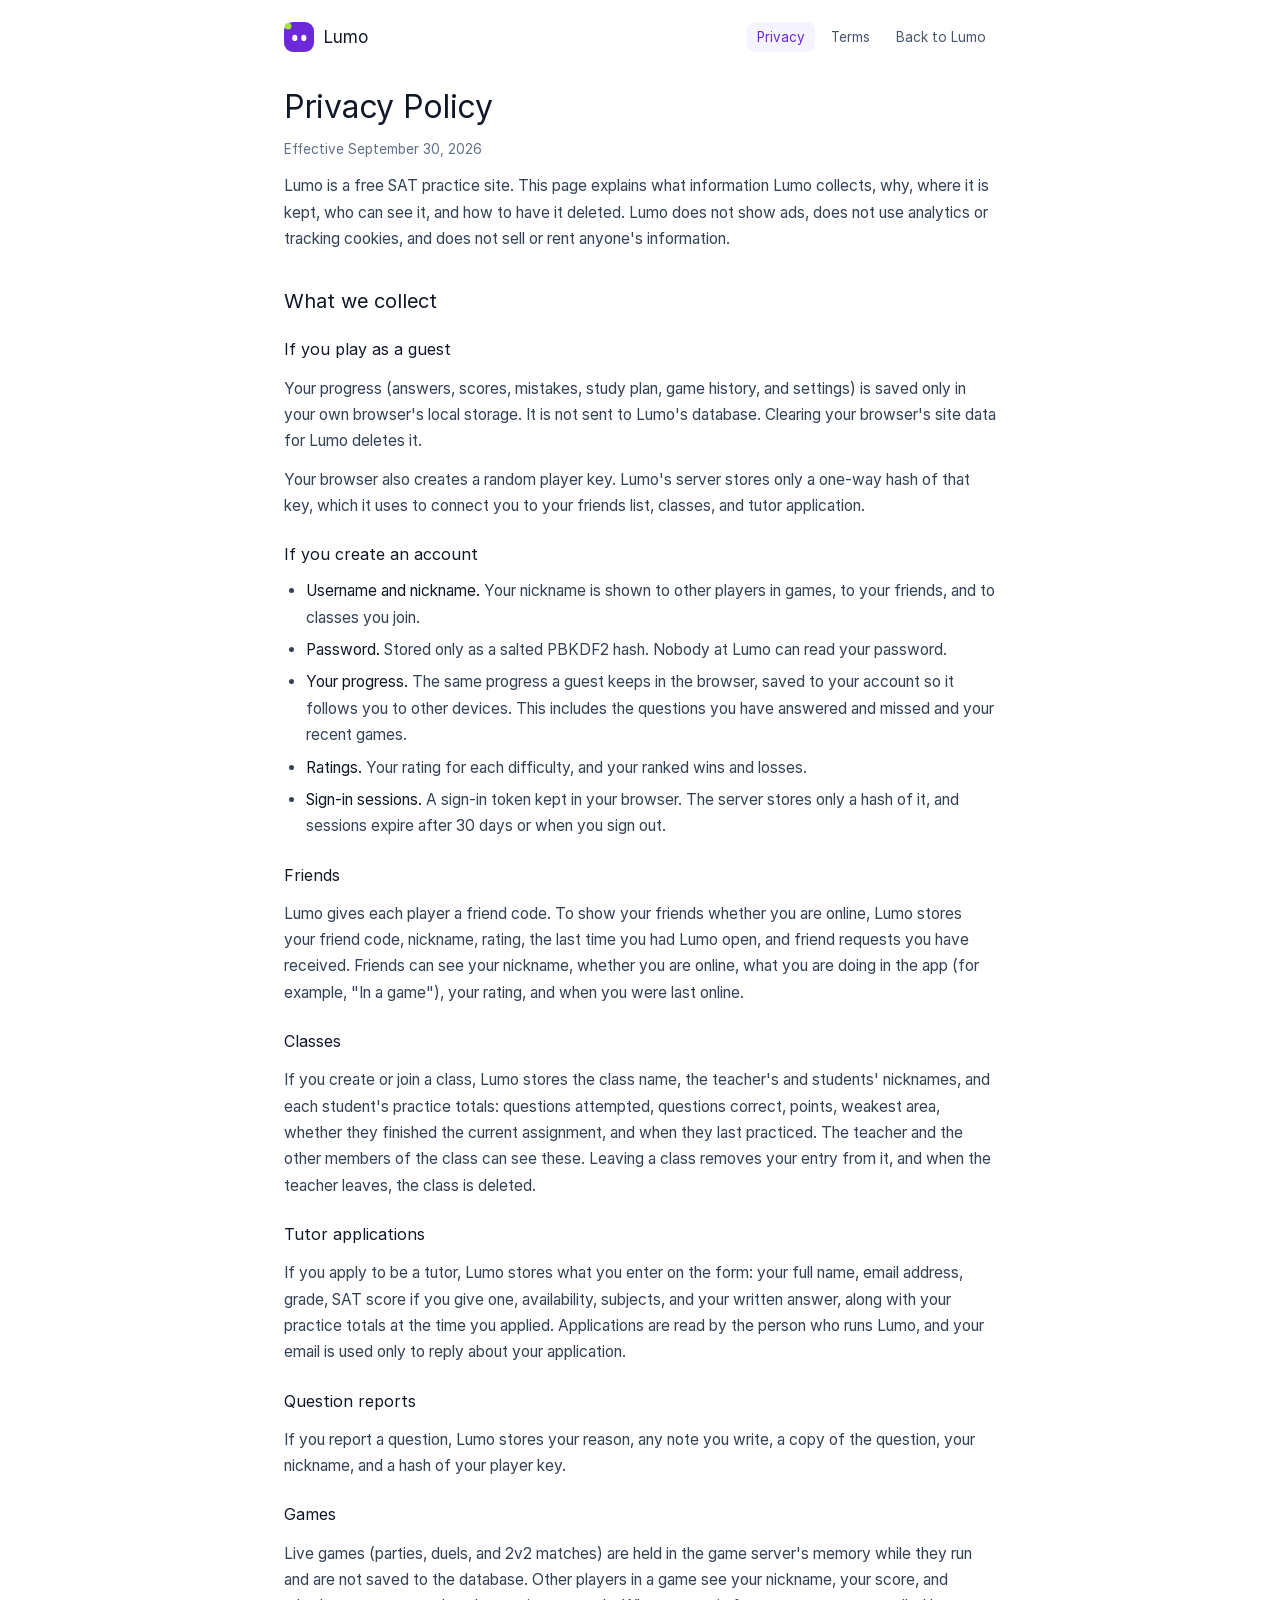
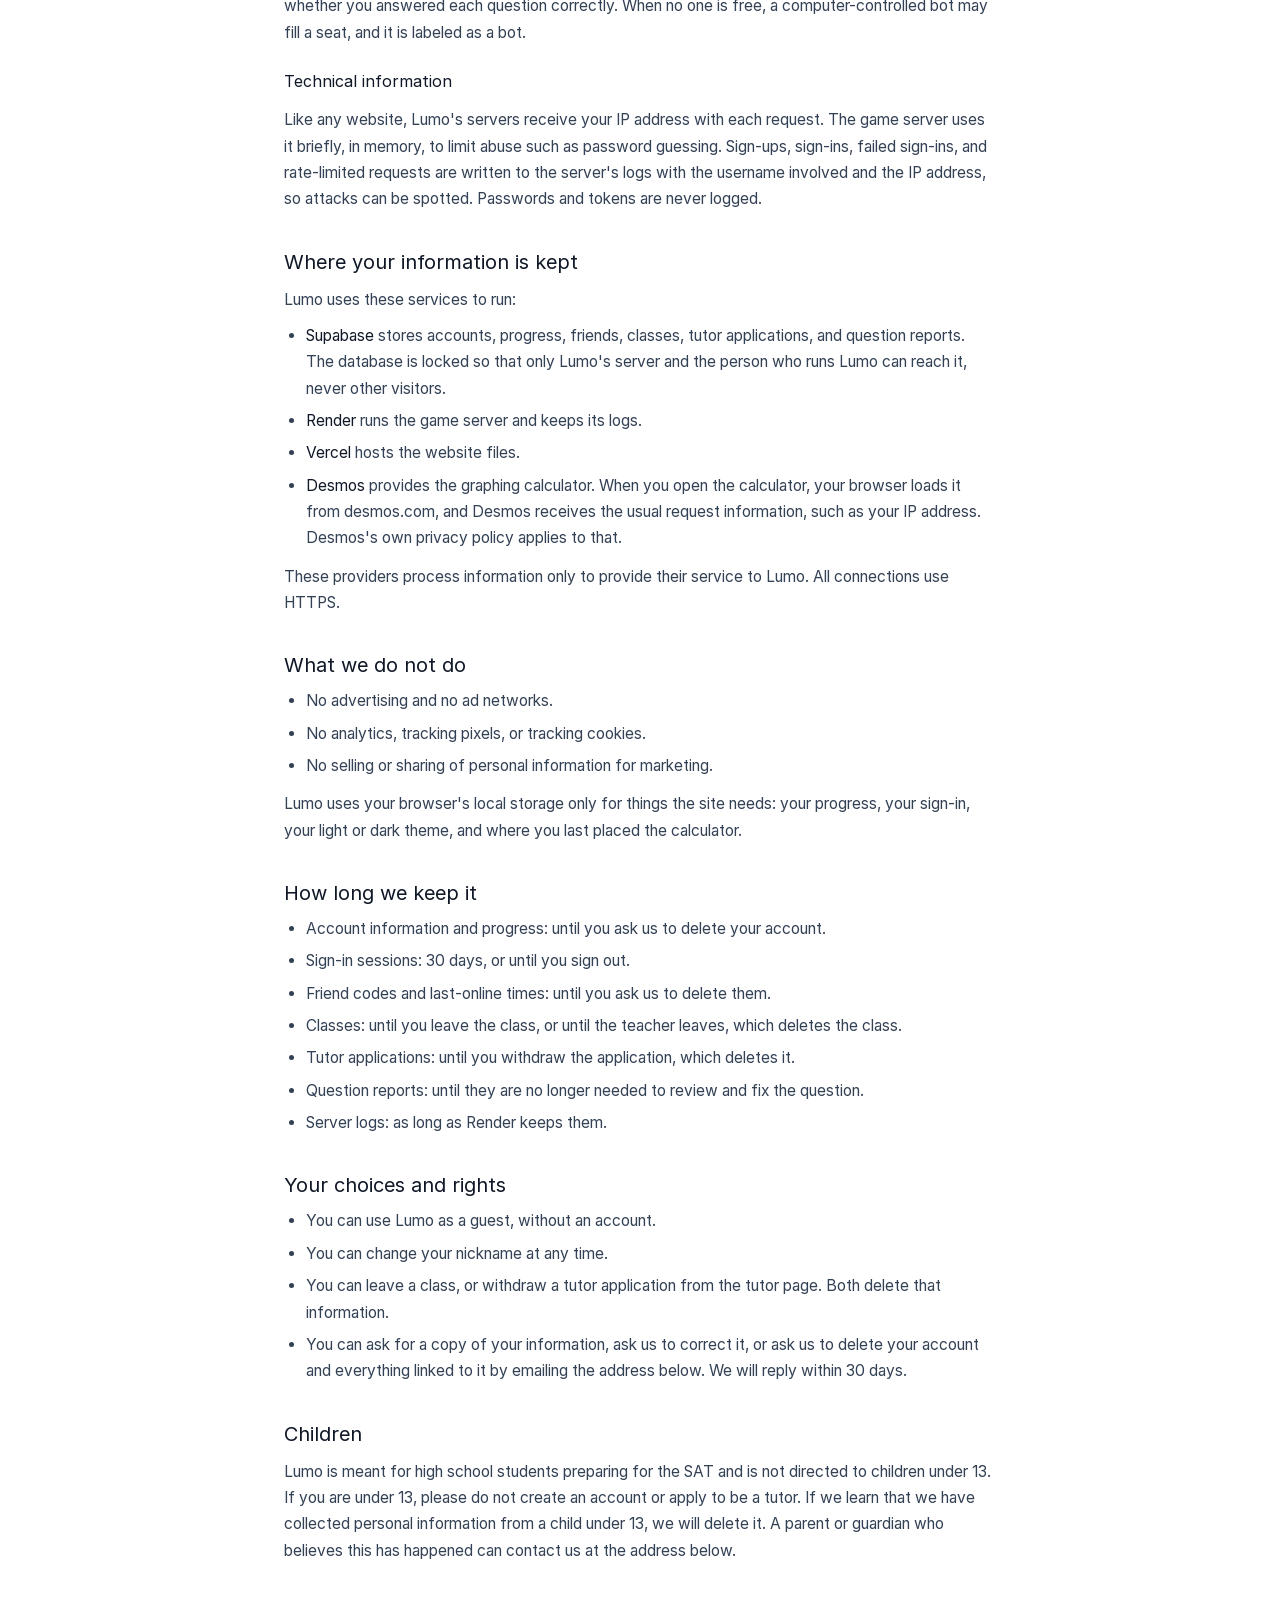
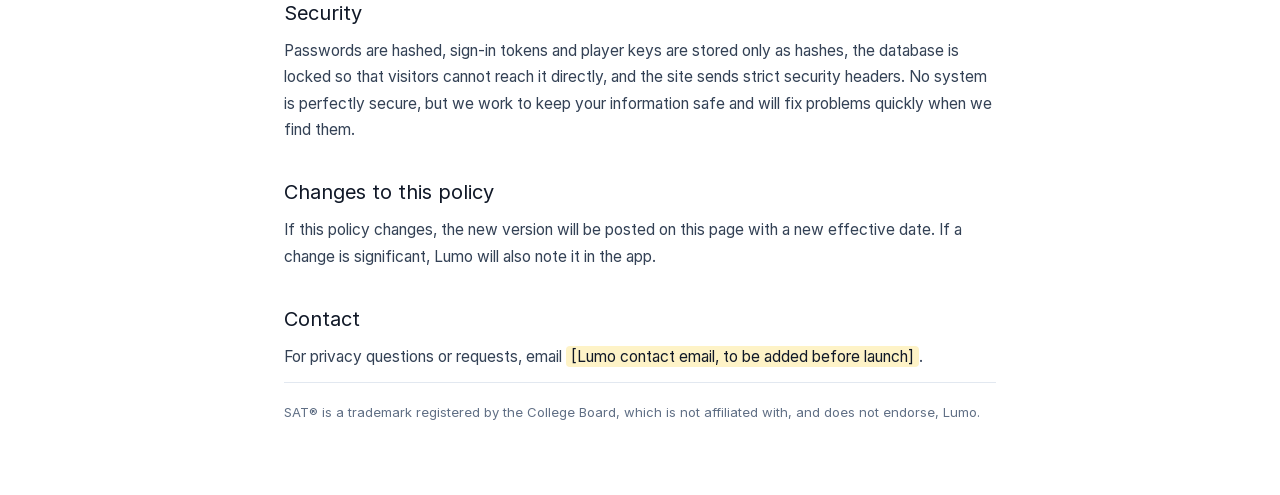
<file: prep-rally/public/privacy.html>
<!DOCTYPE html>
<html lang="en">
<head>
  <meta charset="UTF-8">
  <meta name="viewport" content="width=device-width, initial-scale=1.0">
  <title>Privacy Policy | Lumo</title>
  <meta name="description" content="What Lumo collects, why, where it is stored, and how to delete it.">
  <script src="theme.js"></script>
  <link rel="stylesheet" href="style.css">
  <link rel="icon" href="favicon.ico" sizes="32x32">
  <link rel="icon" href="favicon.svg" type="image/svg+xml">
  <link rel="apple-touch-icon" href="apple-touch-icon.png">
</head>
<body class="legal-body">
<header class="legal-top">
  <a class="legal-brand" href="./">
    <svg viewBox="0 0 100 100" aria-hidden="true"><rect width="100" height="100" rx="30" fill="#6D28D9"/><ellipse cx="36" cy="53" rx="8.5" ry="10.5" fill="#fff"/><ellipse cx="66" cy="53" rx="8.5" ry="10.5" fill="#fff"/><circle cx="14" cy="14" r="11" fill="#A3E635"/></svg>
    <span>Lumo</span>
  </a>
  <nav class="legal-nav" aria-label="Legal">
    <a href="privacy.html" aria-current="page">Privacy</a>
    <a href="terms.html">Terms</a>
    <a href="./">Back to Lumo</a>
  </nav>
</header>

<main class="legal">
  <h1>Privacy Policy</h1>
  <p class="legal-date">Effective September 30, 2026</p>

  <p>Lumo is a free SAT practice site. This page explains what information Lumo collects, why, where it is kept, who can see it, and how to have it deleted. Lumo does not show ads, does not use analytics or tracking cookies, and does not sell or rent anyone's information.</p>

  <h2>What we collect</h2>

  <h3>If you play as a guest</h3>
  <p>Your progress (answers, scores, mistakes, study plan, game history, and settings) is saved only in your own browser's local storage. It is not sent to Lumo's database. Clearing your browser's site data for Lumo deletes it.</p>
  <p>Your browser also creates a random player key. Lumo's server stores only a one-way hash of that key, which it uses to connect you to your friends list, classes, and tutor application.</p>

  <h3>If you create an account</h3>
  <ul>
    <li><strong>Username and nickname.</strong> Your nickname is shown to other players in games, to your friends, and to classes you join.</li>
    <li><strong>Password.</strong> Stored only as a salted PBKDF2 hash. Nobody at Lumo can read your password.</li>
    <li><strong>Your progress.</strong> The same progress a guest keeps in the browser, saved to your account so it follows you to other devices. This includes the questions you have answered and missed and your recent games.</li>
    <li><strong>Ratings.</strong> Your rating for each difficulty, and your ranked wins and losses.</li>
    <li><strong>Sign-in sessions.</strong> A sign-in token kept in your browser. The server stores only a hash of it, and sessions expire after 30 days or when you sign out.</li>
  </ul>

  <h3>Friends</h3>
  <p>Lumo gives each player a friend code. To show your friends whether you are online, Lumo stores your friend code, nickname, rating, the last time you had Lumo open, and friend requests you have received. Friends can see your nickname, whether you are online, what you are doing in the app (for example, "In a game"), your rating, and when you were last online.</p>

  <h3>Classes</h3>
  <p>If you create or join a class, Lumo stores the class name, the teacher's and students' nicknames, and each student's practice totals: questions attempted, questions correct, points, weakest area, whether they finished the current assignment, and when they last practiced. The teacher and the other members of the class can see these. Leaving a class removes your entry from it, and when the teacher leaves, the class is deleted.</p>

  <h3>Tutor applications</h3>
  <p>If you apply to be a tutor, Lumo stores what you enter on the form: your full name, email address, grade, SAT score if you give one, availability, subjects, and your written answer, along with your practice totals at the time you applied. Applications are read by the person who runs Lumo, and your email is used only to reply about your application.</p>

  <h3>Question reports</h3>
  <p>If you report a question, Lumo stores your reason, any note you write, a copy of the question, your nickname, and a hash of your player key.</p>

  <h3>Games</h3>
  <p>Live games (parties, duels, and 2v2 matches) are held in the game server's memory while they run and are not saved to the database. Other players in a game see your nickname, your score, and whether you answered each question correctly. When no one is free, a computer-controlled bot may fill a seat, and it is labeled as a bot.</p>

  <h3>Technical information</h3>
  <p>Like any website, Lumo's servers receive your IP address with each request. The game server uses it briefly, in memory, to limit abuse such as password guessing. Sign-ups, sign-ins, failed sign-ins, and rate-limited requests are written to the server's logs with the username involved and the IP address, so attacks can be spotted. Passwords and tokens are never logged.</p>

  <h2>Where your information is kept</h2>
  <p>Lumo uses these services to run:</p>
  <ul>
    <li><strong>Supabase</strong> stores accounts, progress, friends, classes, tutor applications, and question reports. The database is locked so that only Lumo's server and the person who runs Lumo can reach it, never other visitors.</li>
    <li><strong>Render</strong> runs the game server and keeps its logs.</li>
    <li><strong>Vercel</strong> hosts the website files.</li>
    <li><strong>Desmos</strong> provides the graphing calculator. When you open the calculator, your browser loads it from desmos.com, and Desmos receives the usual request information, such as your IP address. Desmos's own privacy policy applies to that.</li>
  </ul>
  <p>These providers process information only to provide their service to Lumo. All connections use HTTPS.</p>

  <h2>What we do not do</h2>
  <ul>
    <li>No advertising and no ad networks.</li>
    <li>No analytics, tracking pixels, or tracking cookies.</li>
    <li>No selling or sharing of personal information for marketing.</li>
  </ul>
  <p>Lumo uses your browser's local storage only for things the site needs: your progress, your sign-in, your light or dark theme, and where you last placed the calculator.</p>

  <h2>How long we keep it</h2>
  <ul>
    <li>Account information and progress: until you ask us to delete your account.</li>
    <li>Sign-in sessions: 30 days, or until you sign out.</li>
    <li>Friend codes and last-online times: until you ask us to delete them.</li>
    <li>Classes: until you leave the class, or until the teacher leaves, which deletes the class.</li>
    <li>Tutor applications: until you withdraw the application, which deletes it.</li>
    <li>Question reports: until they are no longer needed to review and fix the question.</li>
    <li>Server logs: as long as Render keeps them.</li>
  </ul>

  <h2>Your choices and rights</h2>
  <ul>
    <li>You can use Lumo as a guest, without an account.</li>
    <li>You can change your nickname at any time.</li>
    <li>You can leave a class, or withdraw a tutor application from the tutor page. Both delete that information.</li>
    <li>You can ask for a copy of your information, ask us to correct it, or ask us to delete your account and everything linked to it by emailing the address below. We will reply within 30 days.</li>
  </ul>

  <h2>Children</h2>
  <p>Lumo is meant for high school students preparing for the SAT and is not directed to children under 13. If you are under 13, please do not create an account or apply to be a tutor. If we learn that we have collected personal information from a child under 13, we will delete it. A parent or guardian who believes this has happened can contact us at the address below.</p>

  <h2>Security</h2>
  <p>Passwords are hashed, sign-in tokens and player keys are stored only as hashes, the database is locked so that visitors cannot reach it directly, and the site sends strict security headers. No system is perfectly secure, but we work to keep your information safe and will fix problems quickly when we find them.</p>

  <h2>Changes to this policy</h2>
  <p>If this policy changes, the new version will be posted on this page with a new effective date. If a change is significant, Lumo will also note it in the app.</p>

  <h2>Contact</h2>
  <p>For privacy questions or requests, email <span class="legal-todo">[Lumo contact email, to be added before launch]</span>.</p>

  <p class="legal-foot">SAT&reg; is a trademark registered by the College Board, which is not affiliated with, and does not endorse, Lumo.</p>
</main>
</body>
</html>
</file>
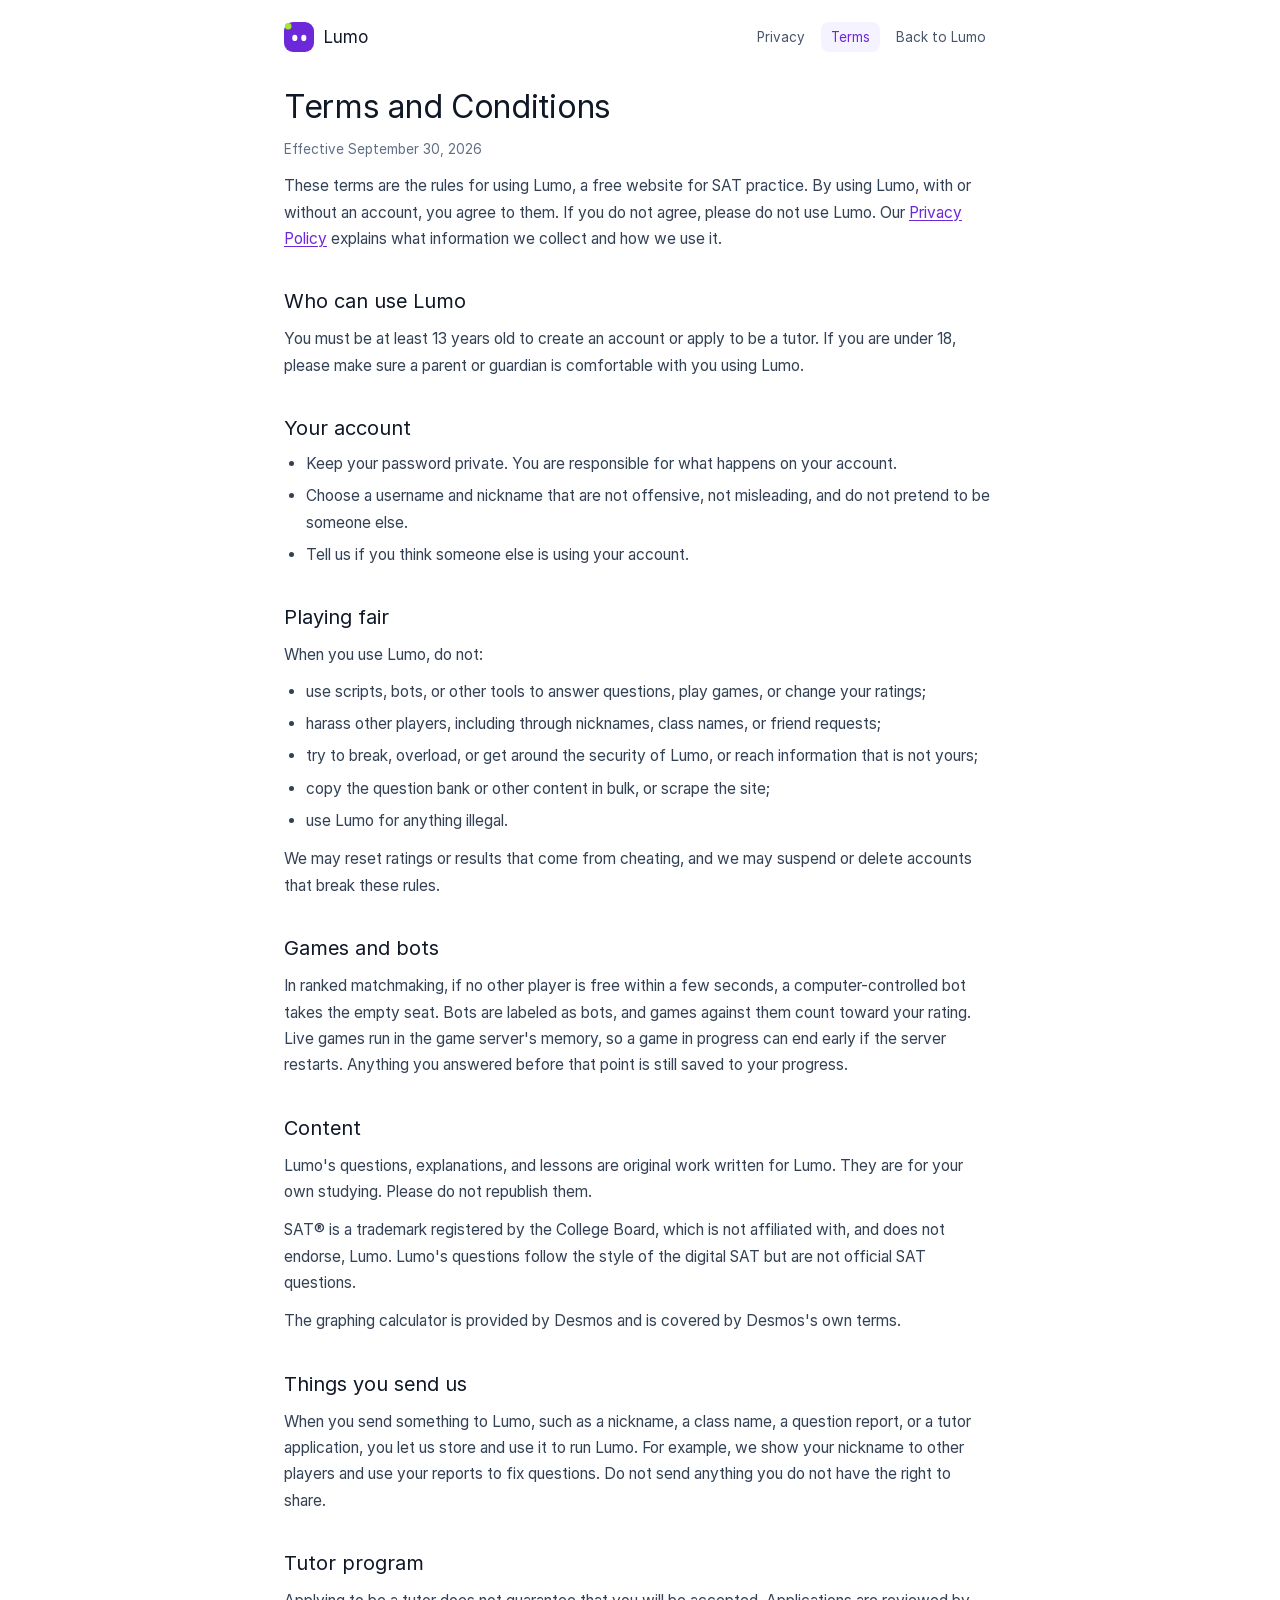
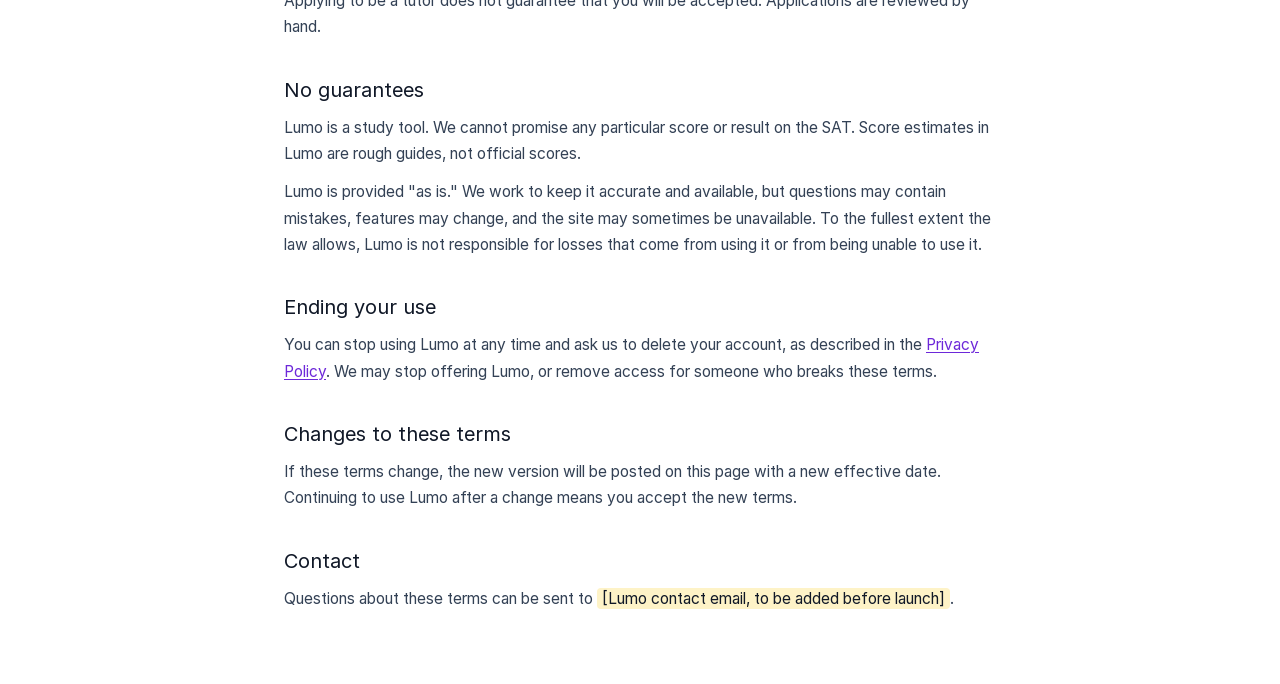
<file: prep-rally/public/terms.html>
<!DOCTYPE html>
<html lang="en">
<head>
  <meta charset="UTF-8">
  <meta name="viewport" content="width=device-width, initial-scale=1.0">
  <title>Terms and Conditions | Lumo</title>
  <meta name="description" content="The rules for using Lumo, a free SAT practice site.">
  <script src="theme.js"></script>
  <link rel="stylesheet" href="style.css">
  <link rel="icon" href="favicon.ico" sizes="32x32">
  <link rel="icon" href="favicon.svg" type="image/svg+xml">
  <link rel="apple-touch-icon" href="apple-touch-icon.png">
</head>
<body class="legal-body">
<header class="legal-top">
  <a class="legal-brand" href="./">
    <svg viewBox="0 0 100 100" aria-hidden="true"><rect width="100" height="100" rx="30" fill="#6D28D9"/><ellipse cx="36" cy="53" rx="8.5" ry="10.5" fill="#fff"/><ellipse cx="66" cy="53" rx="8.5" ry="10.5" fill="#fff"/><circle cx="14" cy="14" r="11" fill="#A3E635"/></svg>
    <span>Lumo</span>
  </a>
  <nav class="legal-nav" aria-label="Legal">
    <a href="privacy.html">Privacy</a>
    <a href="terms.html" aria-current="page">Terms</a>
    <a href="./">Back to Lumo</a>
  </nav>
</header>

<main class="legal">
  <h1>Terms and Conditions</h1>
  <p class="legal-date">Effective September 30, 2026</p>

  <p>These terms are the rules for using Lumo, a free website for SAT practice. By using Lumo, with or without an account, you agree to them. If you do not agree, please do not use Lumo. Our <a href="privacy.html">Privacy Policy</a> explains what information we collect and how we use it.</p>

  <h2>Who can use Lumo</h2>
  <p>You must be at least 13 years old to create an account or apply to be a tutor. If you are under 18, please make sure a parent or guardian is comfortable with you using Lumo.</p>

  <h2>Your account</h2>
  <ul>
    <li>Keep your password private. You are responsible for what happens on your account.</li>
    <li>Choose a username and nickname that are not offensive, not misleading, and do not pretend to be someone else.</li>
    <li>Tell us if you think someone else is using your account.</li>
  </ul>

  <h2>Playing fair</h2>
  <p>When you use Lumo, do not:</p>
  <ul>
    <li>use scripts, bots, or other tools to answer questions, play games, or change your ratings;</li>
    <li>harass other players, including through nicknames, class names, or friend requests;</li>
    <li>try to break, overload, or get around the security of Lumo, or reach information that is not yours;</li>
    <li>copy the question bank or other content in bulk, or scrape the site;</li>
    <li>use Lumo for anything illegal.</li>
  </ul>
  <p>We may reset ratings or results that come from cheating, and we may suspend or delete accounts that break these rules.</p>

  <h2>Games and bots</h2>
  <p>In ranked matchmaking, if no other player is free within a few seconds, a computer-controlled bot takes the empty seat. Bots are labeled as bots, and games against them count toward your rating. Live games run in the game server's memory, so a game in progress can end early if the server restarts. Anything you answered before that point is still saved to your progress.</p>

  <h2>Content</h2>
  <p>Lumo's questions, explanations, and lessons are original work written for Lumo. They are for your own studying. Please do not republish them.</p>
  <p>SAT&reg; is a trademark registered by the College Board, which is not affiliated with, and does not endorse, Lumo. Lumo's questions follow the style of the digital SAT but are not official SAT questions.</p>
  <p>The graphing calculator is provided by Desmos and is covered by Desmos's own terms.</p>

  <h2>Things you send us</h2>
  <p>When you send something to Lumo, such as a nickname, a class name, a question report, or a tutor application, you let us store and use it to run Lumo. For example, we show your nickname to other players and use your reports to fix questions. Do not send anything you do not have the right to share.</p>

  <h2>Tutor program</h2>
  <p>Applying to be a tutor does not guarantee that you will be accepted. Applications are reviewed by hand.</p>

  <h2>No guarantees</h2>
  <p>Lumo is a study tool. We cannot promise any particular score or result on the SAT. Score estimates in Lumo are rough guides, not official scores.</p>
  <p>Lumo is provided "as is." We work to keep it accurate and available, but questions may contain mistakes, features may change, and the site may sometimes be unavailable. To the fullest extent the law allows, Lumo is not responsible for losses that come from using it or from being unable to use it.</p>

  <h2>Ending your use</h2>
  <p>You can stop using Lumo at any time and ask us to delete your account, as described in the <a href="privacy.html">Privacy Policy</a>. We may stop offering Lumo, or remove access for someone who breaks these terms.</p>

  <h2>Changes to these terms</h2>
  <p>If these terms change, the new version will be posted on this page with a new effective date. Continuing to use Lumo after a change means you accept the new terms.</p>

  <h2>Contact</h2>
  <p>Questions about these terms can be sent to <span class="legal-todo">[Lumo contact email, to be added before launch]</span>.</p>
</main>
</body>
</html>
</file>
<file: prep-rally/public/style.css>
/* Lumo: SAT prep. Implemented from the "Lumo SAT Prep" Claude Design project.
   Tokens: Inter, ink #101827, brand purple #6D28D9, navy sidebar, slate grays. */

@font-face {
  font-family: 'Inter';
  src: url('fonts/inter-latin.woff2') format('woff2');
  font-weight: 400 800;
  font-display: swap;
}

* { margin: 0; padding: 0; box-sizing: border-box; }

:root {
  --ink: #101827;
  --slate-7: #334155;
  --slate-6: #475569;
  --slate-5: #606F85;
  --slate-4: #94A3B8;
  --slate-3: #CBD5E1;
  --border: #E2E8F0;
  --border-soft: #EEF2F6;
  --bg-soft: #F8FAFC;
  --bg-softer: #F1F5F9;
  --purple: #6D28D9;
  --purple-hover: #5B21B6;
  --purple-fill-hover: #5B21B6;
  --purple-ink: #6D28D9;
  /* Always on a white chip over a brand fill: fixed in both themes. */
  --purple-deep: #5B21B6;
  --purple-wash: #F5F3FF;
  --purple-line: #EDE9FE;
  --purple-lt: #8B5CF6;
  --pink: #DB2777;
  --magenta: #C026D3;
  --magenta-deep: #9D174D;
  --lime: #A3E635;
  --amber: #F59E0B;
  --orange: #F97316;
  --green: #22C55E;
  --green-deep: #166534;
  --green-wash: #DCFCE7;
  --sky-wash: #E0F2FE;
  --sky-ink: #0C4A6E;
  --lav-bg: #FBFAFF;
  /* Flat brand fills for cards and the mascot. No decorative gradients. */
  --fill-purple: #6D28D9;
  --fill-pink: #BE185D;
  --fill-violet: #7C3AED;
  /* Used by empty states, selects and the flipped vocab card. Undefined, these
     two dropped the whole declaration, so those borders never drew at all. */
  --border-strong: #C3CEDD;
  --shadow: 0 8px 24px rgba(16, 24, 39, .10);

  /* Surfaces and semantic pairs. Every themed colour resolves through one of
     these, so dark mode is a token swap rather than a second stylesheet. */
  --page-bg: #fff;
  --surface: #fff;
  --rail-bg: #101827;
  --rail-line: rgba(255, 255, 255, .08);
  --rail-hover: rgba(255, 255, 255, .08);
  --danger: #B91C1C;
  --danger-strong: #DC2626;
  --danger-wash: #FEF2F2;
  --danger-line: #FCA5A5;
  --good-wash: #F0FDF4;
  --warn-ink: #B45309;
  --warn-ink-2: #92400E;
  --warn-wash: #FEF3C7;
  --info-wash: #F0F9FF;
  --info-line: #BAE6FD;
  --lime-wash: #F7FEE7;
  --lime-ink: #4D7C0F;
  --mark: #FEF08A;
  --mark-ink: #101827;
  --inverse-surface: #101827;
  --inverse-ink: #fff;
  --ring-line: #C4B5FD;
}

/* ============ Dark theme ============
   Same tokens, different values. The rail keeps its own near-black so it still
   reads as a distinct surface once the page goes dark, and the brand fills
   are left alone: white text on purple works in both themes. */
@media (prefers-color-scheme: dark) {
  :root:not([data-theme="light"]) {
    color-scheme: dark;
    --ink: #E9EEF6;
    --slate-7: #CAD5E4;
    --slate-6: #B2BECE;
    --slate-5: #97A4B6;
    --slate-4: #75829a;
    --slate-3: #55657C;
    --border: #2B3648;
    --border-soft: #232D3C;
    --border-strong: #3C4A60;
    --bg-soft: #161E2B;
    --bg-softer: #1D2736;
    --page-bg: #0B1017;
    --surface: #121A25;
    --rail-bg: #080C13;
    --purple: #7C3AED;
    --purple-hover: #D4C6FE;
    --purple-fill-hover: #6D28D9;
    --purple-ink: #BCA6FD;
    --purple-wash: #1E1A33;
    --purple-line: #2E2652;
    --purple-lt: #A78BFA;
    --lav-bg: #161326;
    --green-deep: #5EE9A4;
    --green-wash: #10281C;
    --sky-wash: #0F2433;
    --sky-ink: #BAE6FD;
    --danger: #FCA5A5;
    --danger-strong: #F87171;
    --danger-wash: #2B1618;
    --danger-line: #7F2226;
    --good-wash: #10271B;
    --warn-ink: #FCD34D;
    --warn-ink-2: #FBBF24;
    --warn-wash: #2E2411;
    --info-wash: #10222F;
    --info-line: #1D4E68;
    --lime-wash: #1B2410;
    --lime-ink: #BEF264;
    --mark: #6B5A16;
    --mark-ink: #FEF9C3;
    --inverse-surface: #2B3648;
    --inverse-ink: #E9EEF6;
    --ring-line: #4C3E7A;
    --shadow: 0 8px 24px rgba(0, 0, 0, .55);
  }
}
/* The same values when the viewer picks dark by hand. */
:root[data-theme="dark"] {
  color-scheme: dark;
    --ink: #E9EEF6;
    --slate-7: #CAD5E4;
    --slate-6: #B2BECE;
    --slate-5: #97A4B6;
    --slate-4: #75829a;
    --slate-3: #55657C;
    --border: #2B3648;
    --border-soft: #232D3C;
    --border-strong: #3C4A60;
    --bg-soft: #161E2B;
    --bg-softer: #1D2736;
    --page-bg: #0B1017;
    --surface: #121A25;
    --rail-bg: #080C13;
    --purple: #7C3AED;
    --purple-hover: #D4C6FE;
    --purple-fill-hover: #6D28D9;
    --purple-ink: #BCA6FD;
    --purple-wash: #1E1A33;
    --purple-line: #2E2652;
    --purple-lt: #A78BFA;
    --lav-bg: #161326;
    --green-deep: #5EE9A4;
    --green-wash: #10281C;
    --sky-wash: #0F2433;
    --sky-ink: #BAE6FD;
    --danger: #FCA5A5;
    --danger-strong: #F87171;
    --danger-wash: #2B1618;
    --danger-line: #7F2226;
    --good-wash: #10271B;
    --warn-ink: #FCD34D;
    --warn-ink-2: #FBBF24;
    --warn-wash: #2E2411;
    --info-wash: #10222F;
    --info-line: #1D4E68;
    --lime-wash: #1B2410;
    --lime-ink: #BEF264;
    --mark: #6B5A16;
    --mark-ink: #FEF9C3;
    --inverse-surface: #2B3648;
    --inverse-ink: #E9EEF6;
    --ring-line: #4C3E7A;
    --shadow: 0 8px 24px rgba(0, 0, 0, .55);
}
:root[data-theme="light"] { color-scheme: light; }

::selection { background: var(--purple-line); color: var(--ink); }
:focus-visible { outline: 2px solid var(--purple); outline-offset: 2px; border-radius: 6px; }

html, body { height: 100%; }
body {
  font-family: Inter, ui-sans-serif, system-ui, -apple-system, sans-serif;
  color: var(--ink);
  background: var(--page-bg);
  -webkit-font-smoothing: antialiased;
  accent-color: var(--purple);
}
a { color: var(--purple-ink); text-decoration: none; }
a:hover { color: var(--purple-hover); }
button { font-family: inherit; border: none; background: none; cursor: pointer; color: inherit; }
.hidden { display: none !important; }

.ic { width: 18px; height: 18px; stroke: currentColor; fill: none; stroke-width: 1.7; stroke-linecap: round; stroke-linejoin: round; flex: none; }
.ic-fill { fill: currentColor; stroke: none; }

/* ============ Mascot (Lumo blob) ============ */
.lumo { position: relative; flex: none; background: var(--fill-purple); }
.lumo::before, .lumo::after {
  content: ''; position: absolute; background: #fff; border-radius: 50%;
  width: 20%; height: 24%; top: 38%;
}
.lumo::before { left: 22%; }
.lumo::after { left: 58%; }
.lumo .dot {
  position: absolute; border-radius: 50%; background: var(--lime);
  width: 29%; height: 29%; left: -8%; top: -8%;
}
.lumo.lilac { background: var(--fill-violet); }
.lumo.pink { background: var(--fill-pink); }
.lumo.round { border-radius: 50%; }

/* ============ App shell ============ */
.shell { display: flex; height: 100vh; overflow: hidden; }
.main { flex: 1; display: flex; flex-direction: column; overflow: hidden; min-width: 0; }
.view { flex: 1; overflow-y: auto; display: none; }
.view.active { display: block; }

/* ============ Sidebar: icon rail ============ */
.sidebar {
  width: 76px; flex: none; background: var(--rail-bg); color: #fff;
  display: flex; flex-direction: column; align-items: center;
  padding: 14px 0 12px; gap: 10px; overflow: visible; z-index: 40;
}
.sb-brand { width: 40px; height: 40px; flex: none; display: block; }
.lumo-svg { width: 100%; height: 100%; overflow: visible; display: block; }
.lumo-blob { fill: var(--fill-purple); }
.lumo-svg .eye { fill: #fff; }
.lumo-svg .spark { fill: var(--lime); }

.sb-nav {
  position: relative; flex: 1; min-height: 0; width: 100%;
  display: flex; flex-direction: column; align-items: center; gap: 8px;
  padding: 8px 0; overflow-y: auto; overflow-x: visible;
}
.sb-nav::-webkit-scrollbar { width: 0; }

.sb-item {
  position: relative; width: 46px; height: 46px; flex: none;
  display: flex; align-items: center; justify-content: center;
  border-radius: 15px; color: var(--slate-3);
  transition: color .18s ease, background .18s ease;
}
.sb-item .ic { width: 21px; height: 21px; position: relative; z-index: 2; }
.sb-item:hover { color: #fff; }
.sb-item.active { color: #fff; background: var(--purple); }


/* Hover label. Lives outside the rail so it is never clipped. */
.sb-tip {
  position: absolute; left: calc(100% + 12px); top: 50%; transform: translateY(-50%) scale(.9);
  background: var(--inverse-surface); color: var(--inverse-ink); font-size: 12.5px; font-weight: 600;
  padding: 7px 11px; border-radius: 9px; white-space: nowrap;
  opacity: 0; pointer-events: none; z-index: 60;
  box-shadow: 0 6px 20px rgba(16,24,39,.35);
  transition: opacity .16s ease, transform .16s cubic-bezier(.34,1.56,.64,1);
}
.sb-tip::before {
  content: ''; position: absolute; right: 100%; top: 50%; transform: translateY(-50%);
  border: 5px solid transparent; border-right-color: var(--inverse-surface);
}
.sb-item:hover .sb-tip, .sb-user:hover .sb-tip,
.sb-item:focus-visible .sb-tip, .sb-user:focus-visible .sb-tip {
  opacity: 1; transform: translateY(-50%) scale(1);
}

.sb-badge {
  position: absolute; top: 5px; right: 5px; z-index: 3;
  min-width: 17px; height: 17px; padding: 0 4px; border-radius: 9px;
  background: var(--pink); color: #fff; border: 2px solid var(--rail-bg);
  font-size: 10px; font-weight: 700; line-height: 13px; text-align: center;
}

.sb-foot { width: 100%; display: flex; align-items: center; justify-content: center; gap: 6px; padding-top: 8px; border-top: 1px solid var(--rail-line); }
.sb-user { position: relative; width: 38px; height: 38px; border-radius: 50%; display: flex; align-items: center; justify-content: center; }
.sb-user .lumo { width: 32px; height: 32px; border-radius: 50%; background: var(--fill-violet); }
.sb-user .lumo .dot { display: none; }
.sb-user:hover { background: var(--rail-hover); }

/* ============ Section tabs ============
   The rail picks a section, this row picks the screen inside it. Underline tabs
   rather than a second row of pills, so the rail stays the only filled marker. */
.subnav {
  display: flex; align-items: stretch; gap: 2px;
  margin: -8px 0 2px; border-bottom: 1px solid var(--border);
  overflow-x: auto; scrollbar-width: none;
}
.subnav::-webkit-scrollbar { display: none; }
.subnav-tab {
  position: relative; display: inline-flex; align-items: center; gap: 7px;
  padding: 10px 14px 12px; white-space: nowrap; border-radius: 9px 9px 0 0;
  font-size: 14px; font-weight: 600; color: var(--slate-5);
  transition: color .15s ease, background .15s ease;
}
.subnav-tab::after {
  content: ''; position: absolute; left: 10px; right: 10px; bottom: -1px; height: 2px;
  border-radius: 2px 2px 0 0; background: var(--purple);
  transform: scaleX(0); transform-origin: 50% 100%; transition: transform .18s ease;
}
.subnav-tab:hover { color: var(--slate-7); background: var(--bg-soft); }
.subnav-tab.active { color: var(--purple-ink); }
.subnav-tab.active::after { transform: scaleX(1); }
.subnav-count {
  min-width: 19px; padding: 0 6px; border-radius: 999px;
  background: var(--purple-wash); color: var(--purple-ink);
  font-size: 11px; font-weight: 700; line-height: 18px; text-align: center;
}
.subnav-tab.active .subnav-count { background: var(--purple); color: #fff; }
@media (prefers-reduced-motion: reduce) {
  .subnav-tab, .subnav-tab::after { transition: none; }
}

/* ============ Segmented control ============ */
.seg {
  display: inline-flex; align-items: stretch; gap: 2px; padding: 3px;
  background: var(--bg-softer); border-radius: 11px; border: 1px solid var(--border-soft);
}
.seg-btn {
  padding: 7px 13px; border-radius: 8px; font-size: 13px; font-weight: 600;
  color: var(--slate-6); white-space: nowrap;
  transition: background .14s ease, color .14s ease, box-shadow .14s ease;
}
.seg-btn:hover { color: var(--ink); }
.seg-btn.active {
  background: var(--surface); color: var(--purple-ink);
  box-shadow: 0 1px 2px rgba(16, 24, 39, .09), 0 2px 8px rgba(16, 24, 39, .05);
}

/* The theme control: one small button beside the avatar in the rail foot. */
.sb-theme {
  position: relative; width: 30px; height: 30px; border-radius: 10px;
  display: flex; align-items: center; justify-content: center; color: var(--slate-3);
  transition: color .16s ease, background .16s ease;
}
.sb-theme:hover { color: #fff; background: var(--rail-hover); }
.sb-theme .ic { width: 16px; height: 16px; }
.sb-theme .sun { display: none; }
:root[data-theme="dark"] .sb-theme .sun { display: block; }
:root[data-theme="dark"] .sb-theme .moon { display: none; }
@media (prefers-color-scheme: dark) {
  :root:not([data-theme="light"]) .sb-theme .sun { display: block; }
  :root:not([data-theme="light"]) .sb-theme .moon { display: none; }
}

/* ============ Common ============ */
.page { padding: 28px 44px 44px; display: flex; flex-direction: column; gap: 24px; max-width: 1180px; margin: 0 auto; width: 100%; }
.page-title { font-size: 32px; font-weight: 700; letter-spacing: -.8px; }
.section-head { display: flex; align-items: center; justify-content: space-between; }
.section-title { display: flex; align-items: center; gap: 9px; font-size: 20px; font-weight: 600; }
.section-title .ic { color: var(--slate-5); }
.btn { display: inline-flex; align-items: center; justify-content: center; gap: 7px; font-weight: 600; transition: background .12s ease, border-color .12s ease, transform .1s ease; }
.btn:active { transform: scale(.98); }
.btn-primary { background: var(--purple); color: #fff; font-size: 14.5px; padding: 11px 20px; border-radius: 10px; }
.btn-primary:hover { background: var(--purple-fill-hover); }
.btn-primary:disabled:hover { background: var(--purple); }
.btn-primary:disabled { opacity: .5; cursor: default; }
.btn-outline { border: 1px solid var(--border); color: var(--slate-6); font-size: 12.5px; padding: 8px 14px; border-radius: 9px; background: var(--surface); }
.btn-outline:hover { border-color: var(--slate-4); }
.btn-soft { background: var(--bg-softer); color: var(--slate-7); font-size: 12.5px; padding: 7px 14px; border-radius: 8px; }
.btn-soft:hover { background: var(--border); }
.pill { display: inline-flex; align-items: center; gap: 6px; border-radius: 8px; font-weight: 600; }
.pill-purple { background: var(--purple-wash); color: var(--purple-ink); font-size: 12.5px; padding: 7px 14px; }
.pill-slate { background: var(--bg-softer); color: var(--slate-7); font-size: 12.5px; padding: 7px 14px; }
.card { border: 1px solid var(--border); border-radius: 14px; background: var(--surface); }
.muted { color: var(--slate-5); }
.tabnum { font-variant-numeric: tabular-nums; }

/* ============ Home ============ */
.topbar-row { display: flex; align-items: center; justify-content: flex-end; gap: 12px; }
.search {
  display: flex; align-items: center; gap: 9px; width: 250px; height: 38px; padding: 0 14px;
  border: 1px solid var(--border); border-radius: 8px; color: var(--slate-5); font-size: 13.5px;
}
.search input { border: none; outline: none; flex: 1; font-family: inherit; font-size: 13.5px; color: var(--ink); background: none; }
.iconbtn { width: 36px; height: 36px; border-radius: 50%; border: 1px solid var(--border); display: flex; align-items: center; justify-content: center; color: var(--slate-5); background: var(--surface); }
.iconbtn:hover { border-color: var(--slate-4); }
.statpills { display: flex; align-items: center; border: 1px solid var(--border); border-radius: 8px; overflow: hidden; height: 38px; }
.statpills .sp { display: flex; align-items: center; gap: 6px; padding: 0 14px; font-size: 13.5px; font-weight: 700; }
.statpills .div { width: 1px; height: 38px; background: var(--border); }

.greeting { font-size: 38px; font-weight: 700; letter-spacing: -1px; }
.greeting .brand { color: var(--purple-ink); }
.cta-row { display: flex; align-items: center; gap: 20px; flex-wrap: wrap; }
.cta-row .btn-primary, .cta-row .textlink { white-space: nowrap; }
.textlink { display: inline-flex; align-items: center; gap: 6px; font-size: 14px; font-weight: 600; color: var(--slate-6); }
.textlink:hover { color: var(--ink); }

.promo-cards { display: grid; grid-template-columns: 1fr 1fr; gap: 16px; }
.promo-card { display: flex; align-items: center; gap: 14px; border-radius: 14px; padding: 16px 18px; border: 1px solid var(--border); background: var(--bg-soft); }
.promo-card.tinted { background: var(--purple-wash); border-color: var(--purple-line); }
.promo-card .lumo { width: 34px; height: 34px; border-radius: 13px 13px 15px 15px; }
.promo-card .body { flex: 1; display: flex; flex-direction: column; gap: 2px; }
.promo-card .t { font-size: 14.5px; font-weight: 700; }
.promo-card .d { font-size: 13px; color: var(--slate-5); }
.pillbtn { font-size: 12.5px; font-weight: 600; padding: 7px 15px; border-radius: 8px; }
.pillbtn.solid { background: var(--purple); color: #fff; }
.pillbtn.soft { background: var(--purple-line); color: var(--purple-ink); }

.stat-grid { display: grid; grid-template-columns: repeat(4, 1fr); gap: 14px; }
.stat-card {
  background: var(--bg-soft); border: 1px solid var(--border-soft); border-radius: 14px;
  padding: 16px 18px 18px; display: flex; flex-direction: column; gap: 4px;
}
.stat-card .lbl { font-size: 13px; color: var(--slate-5); }
.stat-card .num { font-size: 34px; font-weight: 700; letter-spacing: -1px; }
.stat-card .btn-outline { align-self: flex-start; font-size: 12px; padding: 6px 12px; border-radius: 8px; }

.plan-grid { display: grid; grid-template-columns: 1fr 340px; gap: 18px; align-items: start; }
.plan-list { display: flex; flex-direction: column; gap: 10px; }
.plan-sub { font-size: 13.5px; font-weight: 600; color: var(--slate-5); }
.task {
  border: 1px solid var(--border); border-radius: 14px; padding: 14px 18px;
  display: flex; align-items: center; gap: 14px;
}
.task-main { flex: 1; min-width: 0; display: flex; flex-direction: column; gap: 7px; }
.task-title { display: flex; align-items: center; gap: 10px; flex-wrap: wrap; }
.task-meta { display: flex; align-items: center; gap: 10px; flex-wrap: wrap; }
.task .btn-soft { flex: none; }
.task .chk { width: 24px; height: 24px; border: 1.8px solid var(--slate-3); border-radius: 6px; flex: none; }
.task .name { font-size: 15px; font-weight: 600; }
.tag { font-size: 10.5px; font-weight: 700; padding: 3px 8px; border-radius: 6px; }
.tag-pro { color: #fff; background: var(--pink); }
.tag-overdue { color: var(--warn-ink); background: var(--warn-wash); }
.tag-subject { font-size: 11.5px; font-weight: 600; color: var(--purple-ink); background: var(--purple-wash); padding: 5px 10px; border-radius: 7px; }
.task .time { display: flex; align-items: center; gap: 5px; font-size: 12.5px; color: var(--slate-5); }

.exam-card { border: 1px solid var(--border); border-radius: 14px; padding: 20px; display: flex; flex-direction: column; gap: 16px; background: var(--surface); }
.exam-card .t { font-size: 14.5px; font-weight: 600; color: var(--slate-7); }
.exam-nums { display: flex; align-items: baseline; gap: 14px; }
.exam-nums .grp { display: flex; align-items: baseline; gap: 4px; }
.exam-nums .n { font-size: 36px; font-weight: 700; letter-spacing: -1.2px; }
.exam-nums .u { font-size: 13px; color: var(--slate-5); }
.exam-card .hr { height: 1px; background: var(--border-soft); }
.exam-card .foot { display: flex; align-items: center; justify-content: space-between; }
.exam-card .date { font-size: 13px; color: var(--slate-5); }
.exam-card .switch { display: inline-flex; align-items: center; gap: 6px; font-size: 12.5px; font-weight: 600; }

/* ============ Question Rush ============ */
.title-row { display: flex; align-items: center; gap: 12px; }
.title-row .ic { width: 26px; height: 26px; color: var(--slate-5); }
.info-card { border: 1px solid var(--info-line); background: var(--info-wash); border-radius: 14px; padding: 20px 22px; display: flex; gap: 14px; }
.info-card .lumo { width: 32px; height: 32px; border-radius: 12px 12px 14px 14px; }
.info-card .t { font-size: 17px; font-weight: 700; }
.info-card .d { font-size: 13.5px; line-height: 1.6; color: var(--slate-6); max-width: 760px; text-wrap: pretty; margin-top: 7px; }

.hero-grid { display: grid; grid-template-columns: 1fr 1fr; gap: 20px; }
.hero-card { border-radius: 16px; padding: 22px 24px; display: flex; gap: 16px; min-height: 186px; position: relative; overflow: hidden; color: #fff; }
/* Brand fills are not tied to one card type: .mode-sm uses them too. */
.fill-pink { background: var(--fill-pink); }
.fill-purple { background: var(--fill-purple); }
.fill-violet { background: var(--fill-violet); }
.hero-card .body { flex: 1; display: flex; flex-direction: column; gap: 10px; }
.hero-card .t { font-size: 20px; font-weight: 700; }
.hero-card .prog-row { display: flex; align-items: baseline; justify-content: space-between; color: #fff; font-size: 13px; }
.hero-card .prog-row b { font-weight: 700; }
.hero-track { display: block; height: 6px; border-radius: 999px; background: rgba(255,255,255,.32); overflow: hidden; }
.hero-fill { display: block; height: 100%; border-radius: inherit; background: #fff; transition: width .35s cubic-bezier(.16,1,.3,1); }
.hero-card .grow { flex: 1; }
.hero-btn { align-self: flex-start; display: inline-flex; align-items: center; gap: 7px; background: #fff; font-size: 13px; font-weight: 700; padding: 9px 18px; border-radius: 8px; }
.hero-btn.on-pink { color: var(--magenta-deep); }
.hero-btn.on-purple { color: var(--purple-deep); }
.hero-art {
  width: 132px; flex: none; border-radius: 14px; display: flex; align-items: center; justify-content: center;
}
.hero-art .lumo { width: 64px; height: 64px; border-radius: 26px 26px 30px 30px; background: rgba(255,255,255,.25); }
.hero-art .lumo::before, .hero-art .lumo::after { background: #fff; }
.hero-art .lumo .dot { background: var(--lime); }

.session-row { border: 1px solid var(--border); border-radius: 14px; padding: 16px 20px; display: flex; align-items: center; gap: 18px; }
.session-row .body { display: flex; flex-direction: column; gap: 10px; flex: 1; }
.session-row .l1 { display: flex; align-items: baseline; gap: 10px; }
.session-row .cnt { font-size: 15.5px; font-weight: 700; }
.session-row .ago { font-size: 13px; color: var(--slate-5); }
.session-row .l2 { display: flex; align-items: center; gap: 20px; font-size: 12.5px; color: var(--slate-6); flex-wrap: wrap; }
.session-row .m { display: flex; align-items: center; gap: 6px; }

/* ============ Play hub ============ */
.play-head { display: flex; align-items: flex-end; justify-content: space-between; gap: 16px; flex-wrap: wrap; }
.play-head .sub { font-size: 13.5px; color: var(--slate-5); margin-top: 6px; }
.online-pill { display: inline-flex; align-items: center; gap: 7px; border: 1px solid var(--border); border-radius: 8px; padding: 8px 14px; font-size: 12.5px; font-weight: 600; color: var(--slate-7); }
.dot-g { width: 7px; height: 7px; border-radius: 50%; background: var(--green); }
.rank-pill { display: inline-flex; align-items: center; gap: 6px; background: var(--purple-wash); color: var(--purple-ink); font-size: 12.5px; font-weight: 700; padding: 9px 15px; border-radius: 8px; }

.play-grid { display: grid; grid-template-columns: 1fr 320px; gap: 20px; align-items: start; }
.play-col { display: flex; flex-direction: column; gap: 16px; }
.mode-tag { font-size: 10.5px; font-weight: 700; color: var(--purple-deep); background: #fff; padding: 3px 8px; border-radius: 6px; }
.mode-sub { font-size: 13.5px; line-height: 1.55; color: #fff; max-width: 420px; }
.mode-meta { display: flex; align-items: center; gap: 8px; font-size: 12px; color: #fff; }
.dot-lime { width: 6px; height: 6px; border-radius: 50%; background: var(--lime); }
.duel-modes { display: flex; gap: 6px; }
.duel-mode {
  font-size: 11px; font-weight: 700; padding: 5px 10px; border-radius: 8px;
  background: rgba(16,24,39,.22); color: #fff;
}
.duel-mode.sel { background: #fff; color: var(--purple-deep); }
.mode-grid { display: grid; grid-template-columns: 1fr 1fr; gap: 16px; }
.mode-sm { border-radius: 16px; padding: 20px; display: flex; flex-direction: column; gap: 8px; min-height: 172px; color: #fff; }

.ladder-card { border: 1px solid var(--border); border-radius: 14px; padding: 18px 20px; display: flex; align-items: center; gap: 16px; background: var(--bg-soft); }
.ladder-card .t { font-size: 14.5px; font-weight: 700; }
.ladder-card .d { font-size: 13px; color: var(--slate-5); }
.ladder-prog { width: 260px; display: flex; align-items: center; gap: 12px; }
.ladder-prog .track { flex: 1; }
.track { display: block; height: 6px; border-radius: 999px; background: var(--border); overflow: hidden; }
.track .fill { display: block; height: 100%; border-radius: inherit; background: var(--purple); transition: width .35s cubic-bezier(.16,1,.3,1); }
.ladder-prog .lbl { font-size: 12px; font-weight: 600; color: var(--slate-6); white-space: nowrap; font-variant-numeric: tabular-nums; }

.friends-card { border: 1px solid var(--border); border-radius: 16px; padding: 18px; display: flex; flex-direction: column; gap: 14px; }
.friends-card .head { display: flex; align-items: center; justify-content: space-between; }
.friends-card .t { font-size: 15px; font-weight: 700; }
.friend { display: flex; align-items: center; gap: 11px; }
.friend .ava { position: relative; flex: none; }
.friend .ava .circ { width: 32px; height: 32px; border-radius: 50%; background: var(--purple-line); }
.friend .ava .st { position: absolute; right: -1px; bottom: -1px; width: 10px; height: 10px; border-radius: 50%; border: 2px solid #fff; }
.friend .body { flex: 1; display: flex; flex-direction: column; gap: 1px; }
.friend .n { font-size: 13.5px; font-weight: 600; }
.friend .s { font-size: 11.5px; color: var(--slate-5); }
.friend-btn { font-size: 11.5px; font-weight: 700; padding: 6px 12px; border-radius: 8px; }
.friend-btn.solid { background: var(--purple); color: #fff; }
.friend-btn.soft { background: var(--bg-softer); color: var(--slate-7); }

.code-card { border: 1px solid var(--border); border-radius: 16px; padding: 18px; display: flex; flex-direction: column; gap: 10px; }
.code-card .t { font-size: 15px; font-weight: 700; }
.code-card .d { font-size: 12.5px; color: var(--slate-5); line-height: 1.5; }
.code-card input {
  border: 1px solid var(--border); border-radius: 9px; padding: 10px 13px; font-family: inherit;
  font-size: 13.5px; background: var(--bg-soft); outline: none; width: 100%; color: var(--ink);
}
/* Only a code is typed in caps with wide tracking; a class name is just a name. */
.code-card input.code-field { font-weight: 700; letter-spacing: 3px; text-transform: uppercase; }
/* Both cards in a pair need buttons of the same height. */
.code-card .btn-outline { padding: 10px 16px; font-size: 13px; border-radius: 10px; }
.code-card input:focus { border-color: var(--purple); background: var(--surface); box-shadow: 0 0 0 3px var(--purple-wash); }
.code-card input::placeholder, .friend-add input::placeholder {
  letter-spacing: 0; text-transform: none; font-weight: 500; color: var(--slate-4);
}
.code-card .row { display: flex; gap: 8px; }
.code-card .row .btn { flex: 1; }

/* ============ Queue ============ */
.center-stage { flex: 1; display: flex; flex-direction: column; align-items: center; justify-content: center; gap: 26px; background: var(--lav-bg); min-height: 100%; padding: 40px; }
@keyframes lumoPulse { 0%,100% { transform: scale(1); opacity: .9; } 50% { transform: scale(1.08); opacity: 1; } }
@keyframes lumoRing { 0% { transform: scale(.85); opacity: .55; } 100% { transform: scale(1.5); opacity: 0; } }
.queue-stage { position: relative; width: 180px; height: 180px; display: flex; align-items: center; justify-content: center; }
.queue-ring { position: absolute; width: 150px; height: 150px; border-radius: 50%; border: 2px solid var(--ring-line); animation: lumoRing 2.4s ease-out infinite; }
.queue-ring.r2 { animation-delay: 1.2s; }
.queue-stage .lumo {
  width: 96px; height: 96px; border-radius: 38px 38px 46px 46px;
  animation: lumoPulse 2s ease-in-out infinite;
}
.stage-title { font-size: 26px; font-weight: 700; letter-spacing: -.5px; }
.stage-sub { font-size: 14px; color: var(--slate-5); }
.chip-row { display: flex; align-items: center; gap: 10px; flex-wrap: wrap; justify-content: center; }
.stage-btns { display: flex; align-items: center; gap: 14px; margin-top: 6px; }
.btn-lg-outline { border: 1px solid var(--border); color: var(--slate-6); font-size: 13.5px; font-weight: 600; padding: 11px 22px; border-radius: 10px; background: var(--surface); }
.btn-lg-outline:hover { border-color: var(--slate-4); }

/* ============ Lobby ============ */
.eyebrow { font-size: 11.5px; font-weight: 700; letter-spacing: 1px; color: var(--purple-ink); }
.lobby-vs { display: flex; align-items: center; gap: 28px; flex-wrap: wrap; justify-content: center; }
.player-card {
  width: 300px; border: 1px solid var(--border); border-radius: 16px; padding: 24px;
  display: flex; flex-direction: column; align-items: center; gap: 12px; background: var(--surface);
}
.player-card .lumo { width: 64px; height: 64px; border-radius: 50%; }
.player-card .n { font-size: 17px; font-weight: 700; }
.player-card .s { font-size: 12.5px; color: var(--slate-5); }
.ready-pill { width: 100%; display: flex; align-items: center; justify-content: center; gap: 7px; font-size: 12.5px; font-weight: 700; padding: 9px; border-radius: 9px; }
.ready-pill.yes { background: var(--green-wash); color: var(--green-deep); }
.ready-pill.no { background: var(--bg-softer); color: var(--slate-5); }
.dot-a { width: 7px; height: 7px; border-radius: 50%; background: var(--amber); }
.vs-block { display: flex; flex-direction: column; align-items: center; gap: 6px; }
.vs-block .vs { font-size: 22px; font-weight: 800; color: var(--slate-3); letter-spacing: 1px; }
.vs-block .in { font-size: 12px; color: var(--slate-5); }
.lobby-code-chip {
  font-size: 22px; font-weight: 800; letter-spacing: 8px; color: var(--ink);
  background: var(--surface); border: 1px dashed var(--slate-3); border-radius: 12px; padding: 12px 16px 12px 24px; user-select: all;
}
.btn-ready { background: var(--purple); color: #fff; font-size: 14.5px; font-weight: 700; padding: 13px 34px; border-radius: 11px; }
.btn-ready:hover { background: var(--purple-fill-hover); }
.btn-ready:disabled { opacity: .55; }

/* ============ Match: laid out like the digital SAT ============
   Follows the app's light or dark theme. The test screen keeps its own few
   tokens: the accent used for text and borders is lighter in dark mode, while
   filled controls keep a deep purple so white text on them stays readable. */
:root {
  --tb-surface: #fff;
  --tb-bar: #F6F4FE;
  --tb-accent: #6D28D9;
  --tb-accent-wash: #F5F3FF;
  --tb-fill: #6D28D9;
  --tb-fill-hover: #5B21B6;
  --tb-on-fill: #fff;
  --tb-solid: #101827;
  --tb-on-solid: #fff;
  --tb-good-fill: #166534;
  --tb-bad-fill: #B91C1C;
  --tb-on-state: #fff;
  --tb-flag: #B91C1C;
}
#v-match { background: var(--tb-surface); color: var(--ink); }
#v-match.active { display: flex; flex-direction: column; }
/* the test takes the whole window, like the real thing */
body.testing #v-match.active { position: fixed; inset: 0; z-index: 50; overflow: hidden; }
body.testing .sidebar { display: none; }

.tb-head {
  flex: none; display: grid; grid-template-columns: 1fr auto 1fr; align-items: center; gap: 16px;
  padding: 10px 28px; background: var(--tb-surface);
}
.tb-left { display: flex; flex-direction: column; gap: 2px; min-width: 0; }
.tb-kicker { font-size: 11.5px; font-weight: 600; letter-spacing: .5px; color: var(--slate-6); text-transform: uppercase; white-space: nowrap; overflow: hidden; text-overflow: ellipsis; }
.tb-title { font-size: 16px; font-weight: 700; }
.tb-center { display: flex; flex-direction: column; align-items: center; gap: 4px; }
.match-timer { display: flex; align-items: center; justify-content: center; min-height: 30px; font-size: 22px; font-weight: 700; font-variant-numeric: tabular-nums; letter-spacing: .5px; color: var(--ink); }
.match-timer .tb-clock { display: none; width: 22px; height: 22px; }
.match-timer.hide-time #match-timer-txt { display: none; }
.match-timer.hide-time .tb-clock { display: block; }
.match-timer.low { color: var(--danger); }
.tb-hide {
  font-size: 11px; font-weight: 700; letter-spacing: .6px; text-transform: uppercase; color: var(--slate-7);
  border: 1px solid var(--slate-4); border-radius: 8px; padding: 3px 12px; min-height: 24px; min-width: 56px;
}
.tb-hide:hover { background: var(--bg-softer); }
.tb-right { display: flex; justify-content: flex-end; gap: 2px; }
.tb-tool {
  display: flex; flex-direction: column; align-items: center; gap: 3px; min-width: 66px;
  padding: 6px 8px; border-radius: 8px; font-size: 11.5px; font-weight: 600; color: var(--slate-7);
}
.tb-tool .ic { width: 20px; height: 20px; }
.tb-tool:hover { background: var(--bg-softer); color: var(--ink); }
.tb-tool.on { background: var(--tb-accent-wash); color: var(--tb-accent); }
/* the theme switch shows the mode it will switch to */
#btn-test-theme .tt-sun { display: none; }
:root[data-theme="dark"] #btn-test-theme .tt-sun { display: block; }
:root[data-theme="dark"] #btn-test-theme .tt-moon { display: none; }
@media (prefers-color-scheme: dark) {
  :root:not([data-theme="light"]) #btn-test-theme .tt-sun { display: block; }
  :root:not([data-theme="light"]) #btn-test-theme .tt-moon { display: none; }
}

/* dashed rule under the header; the blue part is the time left on this question */
.tb-rule {
  flex: none; position: relative; height: 3px;
  background: repeating-linear-gradient(90deg, var(--slate-6) 0 12px, transparent 12px 18px);
}
.tb-rule-fill { position: absolute; left: 0; top: 0; bottom: 0; background: var(--tb-accent); transition: width .2s linear; }

.hth { flex: none; display: grid; grid-template-columns: 1fr 1fr; gap: 20px; padding: 10px 28px; border-bottom: 1px solid var(--border-soft); }
.hth.solo { display: none; }
.hth-side { display: flex; flex-direction: column; gap: 6px; }
.hth-side .r { display: flex; align-items: center; gap: 9px; }
.hth-side .ava { width: 22px; height: 22px; border-radius: 50%; background: var(--fill-violet); flex: none; }
.hth-side.them .ava { background: var(--fill-pink); }
.hth-side .n { font-size: 13px; font-weight: 700; }
.hth-side .grow { flex: 1; }
.hth-side .pts { font-size: 13px; font-weight: 700; color: var(--tb-accent); }
.hth-side.them .pts { color: var(--magenta); }
.hth-track { display: block; height: 6px; border-radius: 999px; background: var(--bg-softer); overflow: hidden; }
.hth-fill { display: block; height: 100%; border-radius: inherit; background: var(--tb-accent); transition: width .4s cubic-bezier(.16,1,.3,1); }
.hth-side.them .hth-fill { background: var(--magenta); }

.tb-body { flex: 1; min-height: 0; display: flex; }
.tb-pane { overflow-y: auto; min-width: 0; }
.tb-passage-pane, .tb-divider { display: none; }
.tb-body.split .tb-passage-pane { display: block; flex: 1 1 50%; padding: 36px 44px; }
.tb-body.split .tb-divider { display: block; flex: none; width: 4px; background: var(--border-strong); }
.tb-q-pane { flex: 1 1 50%; padding: 28px 44px 40px; }
.tb-q { max-width: 780px; margin: 0 auto; display: flex; flex-direction: column; gap: 18px; }
.tb-body.split .tb-q { max-width: none; }

.q-passage { font-size: 16px; line-height: 1.75; color: var(--ink); white-space: pre-wrap; }
.q-figure { margin: 4px 0 0; display: flex; justify-content: center; }
.tb-passage-pane .q-figure { margin-top: 22px; }
.q-figure svg { width: 100%; max-width: 440px; height: auto; display: block; background: #fff; border-radius: 10px; padding: 8px; box-sizing: border-box; }
.q-bar {
  display: flex; align-items: center; gap: 12px; background: var(--tb-bar); padding-right: 10px;
  border-bottom: 2px dashed var(--slate-4);
}
.q-bar .grow { flex: 1; }
.q-num {
  min-width: 38px; height: 40px; padding: 0 10px; background: var(--tb-solid); color: var(--tb-on-solid);
  display: flex; align-items: center; justify-content: center; font-size: 16px; font-weight: 700;
}
.q-mark { display: inline-flex; align-items: center; gap: 6px; padding: 6px 8px; border-radius: 6px; font-size: 13.5px; font-weight: 600; color: var(--slate-7); }
.q-mark .ic { width: 17px; height: 17px; }
.q-mark:hover { color: var(--ink); }
.q-mark[aria-pressed="true"] { color: var(--tb-flag); }
.q-mark[aria-pressed="true"] .ic { fill: currentColor; }
.q-abc {
  min-height: 28px; padding: 3px 8px; border: 1.5px solid var(--slate-6); border-radius: 5px;
  background: var(--tb-surface); color: var(--slate-7); font-size: 12px; font-weight: 700;
}
.q-abc[aria-pressed="true"] { background: var(--tb-fill); border-color: var(--tb-fill); color: var(--tb-on-fill); }
.q-report {
  display: inline-flex; align-items: center; gap: 5px; min-height: 28px; padding: 3px 8px; border-radius: 6px;
  font-size: 12.5px; font-weight: 600; color: var(--slate-6);
}
.q-report .ic { width: 15px; height: 15px; }
.q-report:hover { color: var(--ink); background: var(--tb-surface); }
.q-report[disabled] { opacity: .55; cursor: default; }
/* keyboard shortcut hint; only where there's a keyboard */
.kbd-tip { margin: 2px 0 0; font-size: 12.5px; color: var(--slate-5); line-height: 1.6; }
.kbd-tip:empty { display: none; }
.kbd-tip kbd {
  display: inline-block; min-width: 20px; padding: 0 5px; margin: 0 1px; border: 1px solid var(--slate-4);
  border-bottom-width: 2px; border-radius: 5px; font: 600 11.5px/18px inherit; text-align: center; color: var(--slate-7);
}
@media (hover: none), (max-width: 700px) { .kbd-tip { display: none; } }
.q-kicker { font-size: 11px; font-weight: 600; letter-spacing: .6px; color: var(--slate-6); text-transform: uppercase; }
.q-text { font-size: 17px; line-height: 1.6; font-weight: 500; text-wrap: pretty; white-space: pre-line; }

.choice-grid { display: flex; flex-direction: column; gap: 12px; }
.mrow { display: flex; align-items: center; gap: 10px; }
.mchoice {
  flex: 1; min-width: 0; position: relative; display: flex; align-items: center; gap: 14px; min-height: 52px;
  border: 1.5px solid var(--slate-4); background: var(--tb-surface); border-radius: 10px; padding: 10px 16px;
  text-align: left; font-family: inherit; transition: border-color .12s ease, box-shadow .12s ease;
}
.mchoice:hover:not(:disabled) { border-color: var(--tb-accent); }
.mchoice .key {
  width: 28px; height: 28px; flex: none; border-radius: 50%; border: 1.5px solid var(--ink); background: var(--tb-surface);
  color: var(--ink); font-size: 13px; font-weight: 700; display: flex; align-items: center; justify-content: center;
}
.mchoice .val { font-size: 15.5px; font-weight: 500; line-height: 1.45; }
.mchoice.sel { border-color: var(--tb-accent); box-shadow: 0 0 0 1.5px var(--tb-accent); }
.mchoice.sel .key { background: var(--tb-fill); border-color: var(--tb-fill); color: var(--tb-on-fill); }
.mchoice.correct { border-color: var(--green-deep); background: var(--good-wash); box-shadow: 0 0 0 1.5px var(--green-deep); }
.mchoice.correct .key { background: var(--tb-good-fill); border-color: var(--tb-good-fill); color: var(--tb-on-state); }
.mchoice.wrong { border-color: var(--danger); background: var(--danger-wash); box-shadow: 0 0 0 1.5px var(--danger); }
.mchoice.wrong .key { background: var(--tb-bad-fill); border-color: var(--tb-bad-fill); color: var(--tb-on-state); }
.mchoice:disabled { cursor: default; }
/* crossed-out choice: a line through the whole row, text dimmed */
.mrow.out .mchoice .val, .mrow.out .mchoice .key { color: var(--slate-5); border-color: var(--slate-4); }
.mrow.out .mchoice::after { content: ''; position: absolute; left: 10px; right: 10px; top: 50%; border-top: 2px solid var(--ink); }
.xo {
  display: none; position: relative; flex: none; width: 28px; height: 28px; border-radius: 50%;
  border: 1.5px solid var(--slate-6); color: var(--slate-7); font-size: 12px; font-weight: 700;
  align-items: center; justify-content: center;
}
.xo::after { content: ''; position: absolute; left: -4px; right: -4px; top: 50%; border-top: 1.5px solid currentColor; }
.choice-grid.xo-on .xo { display: flex; }
.mrow.out .xo { width: auto; min-width: 40px; border: none; border-radius: 0; text-decoration: underline; font-size: 12.5px; }
.mrow.out .xo::after { display: none; }
.xo:disabled { opacity: .5; cursor: default; }

/* typed (grid-in) answers */
.spr { display: flex; flex-direction: column; gap: 8px; max-width: 320px; }
.spr-label { font-size: 13px; font-weight: 600; color: var(--slate-7); }
#spr-input {
  font: inherit; font-size: 20px; font-weight: 600; letter-spacing: .5px; padding: 10px 14px; min-height: 48px;
  border: 1.5px solid var(--slate-4); border-radius: 10px; background: var(--tb-surface); color: var(--ink); outline: none;
}
#spr-input:focus { border-color: var(--tb-accent); box-shadow: 0 0 0 3px var(--tb-accent-wash); }
#spr-input.correct { border-color: var(--green-deep); background: var(--good-wash); }
#spr-input.wrong { border-color: var(--danger); background: var(--danger-wash); }
.spr-preview { font-size: 14px; color: var(--slate-7); }
.spr-preview b { font-size: 16px; color: var(--ink); }
.spr-help { font-size: 12.5px; line-height: 1.5; color: var(--slate-6); margin: 0; }
.tb-untimed { font-size: 13px; font-weight: 600; color: var(--slate-7); padding: 6px 0; }

.reveal-card { border: 1px solid var(--border); border-radius: 12px; padding: 18px 20px; display: flex; flex-direction: column; gap: 10px; background: var(--bg-soft); }
.reveal-card .t { font-size: 16px; font-weight: 700; display: flex; align-items: center; gap: 9px; }
.reveal-card .t.good { color: var(--green-deep); }
.reveal-card .t.bad { color: var(--danger); }
.reveal-card .ex { font-size: 14px; line-height: 1.6; color: var(--slate-7); }
.reveal-card .counts { display: flex; gap: 8px; flex-wrap: wrap; }
.reveal-more { display: flex; align-items: center; gap: 12px; flex-wrap: wrap; padding-top: 4px; border-top: 1px solid var(--border-soft); margin-top: 2px; }
.reveal-more .btn-soft { display: inline-flex; align-items: center; gap: 7px; }
.reveal-more .ic { width: 15px; height: 15px; }
.more-note { font-size: 12.5px; color: var(--slate-6); }
.count-pill { border: 1px solid var(--border); border-radius: 8px; padding: 4px 12px; font-size: 12px; font-weight: 600; color: var(--slate-6); background: var(--surface); }
.count-pill.correct { border-color: var(--green-deep); background: var(--good-wash); color: var(--green-deep); }

.tb-foot {
  flex: none; display: grid; grid-template-columns: 1fr auto 1fr; align-items: center; gap: 16px;
  padding: 12px 28px; background: var(--tb-surface); border-top: 2px dashed var(--slate-4);
}
.tb-who { display: flex; align-items: baseline; gap: 10px; min-width: 0; }
.tb-name { font-size: 15px; font-weight: 700; white-space: nowrap; overflow: hidden; text-overflow: ellipsis; }
.tb-score { font-size: 13px; font-weight: 600; color: var(--slate-6); white-space: nowrap; }
.tb-qpill {
  display: inline-flex; align-items: center; gap: 9px; min-height: 36px; padding: 8px 16px;
  background: var(--tb-solid); color: var(--tb-on-solid); border-radius: 8px; font-size: 13.5px; font-weight: 700;
}
.tb-qpill::after {
  content: ''; width: 6px; height: 6px; border-left: 2px solid currentColor; border-top: 2px solid currentColor;
  transform: translateY(2px) rotate(45deg);
}
.tb-qpill[aria-expanded="true"]::after { transform: translateY(-2px) rotate(225deg); }
.tb-actions { display: flex; justify-content: flex-end; min-width: 0; }
.match-actions { display: flex; align-items: center; justify-content: flex-end; gap: 14px; }
.auto-note { font-size: 12.5px; color: var(--slate-6); }
.tb-btn {
  min-height: 40px; padding: 9px 28px; border-radius: 8px; background: var(--tb-fill); color: var(--tb-on-fill);
  font-size: 14.5px; font-weight: 700; white-space: nowrap;
}
.tb-btn:hover:not(:disabled) { background: var(--tb-fill-hover); }
.tb-btn:disabled { background: var(--slate-3); color: var(--slate-7); cursor: default; }

/* question track, opened from the "Question X of Y" pill */
.tb-pop {
  position: absolute; left: 50%; bottom: 74px; transform: translateX(-50%); z-index: 5;
  width: min(520px, calc(100% - 32px)); padding: 16px 18px; display: flex; flex-direction: column; gap: 12px;
  background: var(--tb-surface); border: 1px solid var(--border-strong); border-radius: 14px; box-shadow: 0 16px 44px rgba(0,0,0,.22);
}
.tb-pop-head { display: flex; align-items: center; justify-content: space-between; }
.tb-pop .t { font-size: 14px; font-weight: 700; }
.qtrack { display: flex; flex-wrap: wrap; gap: 8px; }
.qtrack .q {
  position: relative; width: 34px; height: 34px; border: 1.5px dashed var(--slate-5); border-radius: 6px;
  display: flex; align-items: center; justify-content: center; font-size: 13px; font-weight: 700; color: var(--tb-accent);
}
.qtrack .q.now { border: 2px solid var(--ink); color: var(--ink); }
.qtrack .q.me { background: var(--tb-fill); border: 1.5px solid var(--tb-fill); color: var(--tb-on-fill); }
.qtrack .q.them { background: var(--magenta); border: 1.5px solid var(--magenta); color: #fff; }
.qtrack .q.flag::after {
  content: ''; position: absolute; top: -6px; right: -5px; width: 10px; height: 12px; background: var(--tb-flag);
  clip-path: polygon(0 0, 100% 0, 100% 100%, 50% 72%, 0 100%);
}
.legend { display: flex; flex-wrap: wrap; align-items: center; gap: 14px; font-size: 12px; color: var(--slate-6); }
.legend .sw { width: 9px; height: 9px; border-radius: 3px; display: inline-block; margin-right: 5px; vertical-align: 0; }
.legend .sw-flag { width: 13px; height: 13px; margin-right: 4px; vertical-align: -2px; color: var(--tb-flag); fill: currentColor; stroke: none; }
.tb-pop-row { display: flex; flex-direction: column; gap: 6px; border-top: 1px solid var(--border-soft); padding-top: 10px; }
.tb-pop .d { font-size: 12.5px; line-height: 1.5; color: var(--slate-6); }

/* ============ Results ============ */
.result-hero { font-size: 26px; font-weight: 700; letter-spacing: -.5px; }
.result-sub { font-size: 14px; color: var(--slate-5); }
.result-grid { display: flex; flex-direction: column; gap: 8px; width: 100%; max-width: 560px; }
.result-row {
  display: flex; align-items: center; gap: 12px; border: 1px solid var(--border); border-radius: 12px;
  padding: 12px 18px; background: var(--surface); font-weight: 600; font-size: 14.5px;
}
.result-row.me { border-color: var(--purple); background: var(--purple-wash); }
.result-row .rank { width: 28px; color: var(--slate-5); font-weight: 700; }
.result-row .grow { flex: 1; text-align: left; }
.result-row .detail { font-size: 12.5px; color: var(--slate-5); font-weight: 500; }
.result-row .sc { font-weight: 700; font-variant-numeric: tabular-nums; }
.bd-list { display: flex; flex-direction: column; gap: 7px; width: 100%; max-width: 560px; }
.bd-row { display: flex; align-items: center; gap: 10px; font-size: 13px; }
.bd-row .lbl { width: 220px; text-align: right; color: var(--slate-5); }
.bd-row .track { flex: 1; }
.bd-row .val { width: 46px; text-align: left; font-weight: 700; font-variant-numeric: tabular-nums; }

/* A bordered block for lists that would otherwise float loose on the page. */
.section-block { display: flex; flex-direction: column; gap: 12px; }
.panel { border: 1px solid var(--border); border-radius: 14px; background: var(--surface); padding: 16px 20px; }
.bd-list.panel { max-width: none; gap: 12px; }
.result-bd-block { display: flex; flex-direction: column; gap: 10px; width: 100%; max-width: 560px; }
.result-bd-block .section-title { justify-content: center; }
.result-grid.panel { max-width: none; border: none; padding: 0; background: none; }
.result-grid.two-col { display: grid; grid-template-columns: 1fr 1fr; align-content: start; }

/* ============ Question Bank ============ */
.bank-controls { display: flex; align-items: center; gap: 10px; flex-wrap: wrap; }
.bank-controls .field-inline { margin-left: 6px; }
.bank-controls .field-inline:first-child { margin-left: 0; }
.field-inline { font-size: 13px; font-weight: 600; color: var(--slate-5); }
.bank-grid { display: grid; grid-template-columns: 1fr 1fr; gap: 14px; }
.bank-card {
  border: 1px solid var(--border); border-radius: 14px; padding: 18px;
  display: flex; flex-direction: column; gap: 10px; background: var(--surface);
  transition: border-color .15s ease;
}
.bank-card:hover { border-color: var(--purple-line); }
.bank-card .top { display: flex; align-items: baseline; justify-content: space-between; gap: 10px; }
.bank-card .name { font-size: 15px; font-weight: 700; }
.bank-card .count { font-size: 12.5px; color: var(--slate-5); font-variant-numeric: tabular-nums; white-space: nowrap; }
.diff-chips { display: flex; gap: 6px; flex-wrap: wrap; }
.diff-chip {
  font-size: 11px; font-weight: 600; padding: 4px 9px; border-radius: 8px;
  background: var(--bg-softer); color: var(--slate-6);
}
.diff-chip.e { background: var(--good-wash); color: var(--green-deep); }
.diff-chip.m { background: var(--purple-wash); color: var(--purple-ink); }
.diff-chip.h { background: var(--danger-wash); color: var(--danger); }
.bank-card .skills { font-size: 12px; color: var(--slate-5); line-height: 1.55; }
.bank-card .foot { display: flex; align-items: center; justify-content: space-between; margin-top: 2px; }
.mastery { display: flex; align-items: center; gap: 8px; font-size: 11.5px; color: var(--slate-5); }
.mastery .track { width: 74px; height: 5px; }

/* ============ Mistakes ============ */
.mistake, .rv-detail {
  border: 1px solid var(--border); border-radius: 14px; padding: 16px 18px;
  display: flex; flex-direction: column; gap: 10px; background: var(--surface);
}
.mistake .top, .rv-detail .top { display: flex; align-items: center; gap: 10px; flex-wrap: wrap; }
.mistake .kicker, .rv-detail .kicker { font-size: 11px; font-weight: 700; letter-spacing: .6px; color: var(--slate-5); text-transform: uppercase; }
.mistake .qt, .rv-detail .qt { font-size: 14.5px; line-height: 1.55; font-weight: 500; white-space: pre-line; }
.mistake .answers, .rv-detail .answers { display: flex; gap: 8px; flex-wrap: wrap; }
/* not a pill: long answer text (typed answers, word choices) wraps cleanly */
.ans-chip { font-size: 11.5px; font-weight: 600; line-height: 1.45; padding: 5px 11px; border-radius: 8px; max-width: 100%; }
.ans-chip.mine { background: var(--danger-wash); color: var(--danger); }
.ans-chip.right { background: var(--good-wash); color: var(--green-deep); }
.mistake .why, .rv-detail .why { font-size: 13px; line-height: 1.6; color: var(--slate-6); border-left: 2px solid var(--purple-line); padding-left: 12px; }
.mistake .acts, .rv-detail .acts { display: flex; gap: 8px; }
.empty-note {
  border: 1px dashed var(--border-strong); border-radius: 14px; padding: 28px;
  display: flex; flex-direction: column; align-items: center; gap: 10px; text-align: center;
}
.empty-note .lumo { width: 46px; height: 46px; border-radius: 18px 18px 22px 22px; }
.empty-note .t { font-size: 15px; font-weight: 700; }
.empty-note .d { font-size: 13px; color: var(--slate-5); max-width: 360px; line-height: 1.55; }

/* ============ Vocab ============ */
.vocab-wrap { display: flex; flex-direction: column; gap: 16px; align-items: center; max-width: 620px; width: 100%; margin: 0 auto; }
.vocab-card {
  width: 100%; min-height: 230px; border-radius: 18px; padding: 34px 30px; cursor: pointer;
  display: flex; flex-direction: column; align-items: center; justify-content: center; gap: 10px;
  background: var(--fill-purple); color: #fff; text-align: center;
  box-shadow: 0 6px 20px rgba(16, 24, 39, .12);
  transition: transform .18s cubic-bezier(.16,1,.3,1);
}
.vocab-card:hover { transform: translateY(-2px); }
.vocab-card.flipped { background: var(--surface); color: var(--ink); border: 1px solid var(--border); box-shadow: var(--shadow); }
.vocab-front, .vocab-back { display: flex; flex-direction: column; align-items: center; gap: 10px; }
.vc-word { font-size: 34px; font-weight: 700; letter-spacing: -.8px; }
.vc-pos { font-size: 13px; font-style: italic; }
.vc-hint { font-size: 12px; margin-top: 8px; }
.vc-def { font-size: 19px; font-weight: 500; line-height: 1.5; }
.vc-ex { font-size: 14px; color: var(--slate-5); line-height: 1.6; font-style: italic; max-width: 460px; }
.vocab-bar { display: flex; align-items: center; gap: 10px; flex-wrap: wrap; justify-content: center; }

/* ============ Coming soon / empty state ============ */
.soon .lumo { width: 72px; height: 72px; border-radius: 28px 28px 34px 34px; }
.soon .t { font-size: 22px; font-weight: 700; letter-spacing: -.4px; }
.soon .d { font-size: 13.5px; color: var(--slate-5); max-width: 380px; text-align: center; line-height: 1.6; }

/* ============ Modal & toast ============ */
.overlay { position: fixed; inset: 0; background: rgba(16,24,39,.45); display: flex; align-items: center; justify-content: center; z-index: 60; }
.modal { background: var(--surface); border-radius: 16px; padding: 28px; width: 360px; display: flex; flex-direction: column; gap: 14px; box-shadow: 0 24px 60px rgba(16,24,39,.3); }
.modal .lumo { width: 44px; height: 44px; border-radius: 17px 17px 20px 20px; }
.modal .t { font-size: 18px; font-weight: 700; }
.modal .d { font-size: 13px; color: var(--slate-5); line-height: 1.5; }
.modal input {
  border: 1px solid var(--border); border-radius: 10px; padding: 11px 14px;
  font-family: inherit; font-size: 14px; outline: none;
}
.modal input:focus { border-color: var(--purple); box-shadow: 0 0 0 3px var(--purple-wash); }
/* account modal */
.acct-modal { position: relative; width: 400px; max-width: calc(100vw - 32px); max-height: calc(100dvh - 32px); overflow-y: auto; }
.acct-close {
  position: absolute; top: 14px; right: 14px; width: 36px; height: 36px; border-radius: 9px;
  display: flex; align-items: center; justify-content: center; color: var(--slate-5);
}
.acct-close:hover { background: var(--bg-softer); color: var(--ink); }
.acct-close .ic { width: 18px; height: 18px; }
.acct-body { display: flex; flex-direction: column; gap: 14px; }
.acct-tabs { display: flex; }
.acct-tabs .seg-btn { flex: 1; padding-left: 8px; padding-right: 8px; }
.acct-form { display: flex; flex-direction: column; gap: 12px; }
.acct-field { display: flex; flex-direction: column; gap: 6px; font-size: 12.5px; font-weight: 600; color: var(--slate-7); }
.acct-field em { font-style: normal; font-weight: 500; color: var(--slate-5); }
.modal .acct-field input { width: 100%; background: var(--surface); color: var(--ink); }
.acct-note { font-size: 12.5px; color: var(--slate-5); line-height: 1.5; }
.acct-note:empty { display: none; }
.acct-note.warn { color: var(--warn-ink-2); background: var(--warn-wash); padding: 9px 11px; border-radius: 9px; }
.acct-error { font-size: 13px; font-weight: 600; color: var(--danger); background: var(--danger-wash); padding: 9px 11px; border-radius: 9px; line-height: 1.45; }
.acct-status {
  display: flex; align-items: center; gap: 9px; font-size: 13px; color: var(--slate-6); line-height: 1.45;
  background: var(--bg-soft); border: 1px solid var(--border-soft); padding: 10px 12px; border-radius: 10px;
}
.acct-dot { width: 9px; height: 9px; border-radius: 50%; background: var(--green); flex: none; }
.acct-dot[data-state="saving"] { background: var(--amber); }
.acct-dot[data-state="offline"] { background: var(--slate-4); }
/* a small green dot on the rail avatar once you're signed in */
.sb-user.signed-in::after {
  content: ''; position: absolute; right: 1px; bottom: 1px; width: 10px; height: 10px; border-radius: 50%;
  background: var(--green); box-shadow: 0 0 0 2px var(--rail-bg);
}
.bot-tag {
  font-size: 10px; font-weight: 700; color: var(--sky-ink); background: var(--sky-wash);
  padding: 2px 6px; border-radius: 5px; vertical-align: middle; letter-spacing: .02em;
}
/* report dialog */
.report-modal { width: 420px; max-width: calc(100vw - 32px); max-height: calc(100dvh - 32px); overflow-y: auto; }
.report-reasons { border: 0; margin: 0; padding: 0; display: flex; flex-direction: column; gap: 4px; }
.report-reasons label {
  display: flex; align-items: center; gap: 10px; padding: 9px 11px; border-radius: 9px; cursor: pointer;
  font-size: 13.5px; color: var(--ink); border: 1px solid var(--border-soft);
}
.report-reasons label:has(input:checked) { border-color: var(--purple); background: var(--purple-wash); }
.report-reasons input { accent-color: var(--purple); margin: 0; }
.date-opt { flex: 1; display: flex; justify-content: space-between; align-items: baseline; gap: 12px; }
.date-when { font-size: 12px; color: var(--slate-5); white-space: nowrap; }
.modal textarea {
  width: 100%; box-sizing: border-box; border: 1px solid var(--border); border-radius: 10px; padding: 10px 12px;
  font: 14px/1.5 inherit; background: var(--surface); color: var(--ink); resize: vertical; outline: none;
}
.modal textarea:focus { border-color: var(--purple); box-shadow: 0 0 0 3px var(--purple-wash); }
.report-actions { display: flex; justify-content: flex-end; gap: 10px; }

/* Sized to its text up to the screen edge; a long message wraps as a card, not a squeezed pill. */
.toast {
  width: max-content; max-width: calc(100vw - 32px); text-align: center; line-height: 1.45;
  position: fixed; bottom: 24px; left: 50%; transform: translateX(-50%);
  background: var(--inverse-surface); color: var(--inverse-ink); padding: 11px 20px; border-radius: 8px;
  font-weight: 600; font-size: 13px; box-shadow: 0 6px 20px rgba(16,24,39,.25); z-index: 70;
}
@media (max-width: 560px) { .toast { border-radius: 14px; } }

/* ============ Question tools (highlight + calculator) ============ */
.tool-row { display: flex; gap: 8px; }
.tool-btn {
  display: inline-flex; align-items: center; gap: 6px;
  border: 1px solid var(--border); background: var(--surface); color: var(--slate-6);
  border-radius: 8px; padding: 6px 11px; font-size: 12.5px; font-weight: 600;
  font-family: inherit; transition: border-color .12s ease, color .12s ease, background .12s ease;
}
.tool-btn:hover { border-color: var(--slate-4); color: var(--ink); }
.tool-btn.on { border-color: var(--purple); color: var(--purple-ink); background: var(--purple-wash); }

.q-passage mark, .q-text mark {
  background: var(--mark); color: var(--mark-ink); padding: 1px 0; border-radius: 2px;
}
.q-passage.marking, .q-text.marking { cursor: text; background: linear-gradient(transparent, transparent); }

/* Calculator and reference sheet float over the test: drag the header to move,
   drag the corner to resize (app.js keeps them on screen and remembers where). */
.float-panel {
  position: fixed; z-index: 60; display: flex; flex-direction: column; gap: 10px; padding-bottom: 14px;
  max-width: calc(100vw - 16px); max-height: calc(100vh - 16px); overflow: hidden;
  background: var(--surface); border: 1px solid var(--border-strong); border-radius: 12px;
  box-shadow: 0 16px 44px rgba(16,24,39,.22);
}
.float-panel > :not(.float-grip):not(.float-resize) { margin: 0 14px; }
.float-panel.dragging, .float-panel.resizing { user-select: none; }
.float-panel.dragging { box-shadow: 0 22px 56px rgba(16,24,39,.3); }
.calc-panel { left: 24px; top: 92px; width: 460px; height: 600px; }
.ref-panel { right: 24px; top: 92px; width: 470px; height: 620px; }
.float-grip {
  flex: none; display: flex; align-items: center; gap: 8px; padding: 6px 8px 6px 10px;
  background: var(--bg-softer); border-bottom: 1px solid var(--border); cursor: grab; touch-action: none; user-select: none;
}
.float-grip:active { cursor: grabbing; }
.float-grip:focus-visible { outline: 2px solid var(--purple); outline-offset: -2px; }
.float-grip .grow { flex: 1; }
.grip-dots { width: 16px; height: 16px; color: var(--slate-5); stroke-width: 3.2; }
.float-resize {
  position: absolute; right: 0; bottom: 0; width: 22px; height: 22px; cursor: nwse-resize; touch-action: none;
  background: linear-gradient(135deg, transparent 52%, var(--slate-4) 52% 60%, transparent 60% 70%, var(--slate-4) 70% 78%, transparent 78%);
}
.desmos-mount {
  flex: 1; min-height: 0; border-radius: 9px; overflow: hidden;
  display: none; border: 1px solid var(--border-soft);
}
.desmos-mount.ready { display: block; }
.desmos-frame { display: block; width: 100%; height: 100%; border: 0; background: #fff; }
.ref-body { flex: 1; min-height: 0; overflow-y: auto; display: flex; flex-direction: column; gap: 12px; }
/* Reference sheet: the same formulas and facts as the official SAT sheet, drawn here. */
.ref-grid { display: grid; grid-template-columns: repeat(auto-fill, minmax(128px, 1fr)); gap: 8px; margin-top: 4px; }
.ref-item { margin: 0; border: 1px solid var(--border-soft); border-radius: 10px; padding: 8px 6px 10px; display: flex; flex-direction: column; align-items: center; gap: 4px; }
.ref-item svg { width: 100%; max-width: 136px; height: auto; display: block; color: var(--ink); overflow: visible; }
.ref-item svg :is(line, rect, circle, ellipse, polygon, path) { fill: none; stroke: currentColor; stroke-width: 1.5; stroke-linejoin: round; stroke-linecap: round; }
.ref-item svg .dash { stroke-dasharray: 4 3; stroke-width: 1.2; }
.ref-item svg .ra { stroke-width: 1.1; }
.ref-item svg .pt { fill: currentColor; stroke: none; }
.ref-item svg text { fill: currentColor; font-family: Georgia, 'Times New Roman', serif; font-style: italic; font-size: 12px; text-anchor: middle; }
.ref-item svg text.deg { font-family: Inter, ui-sans-serif, system-ui, sans-serif; font-style: normal; font-size: 8.5px; text-anchor: start; }
.ref-item figcaption { display: flex; flex-direction: column; align-items: center; gap: 1px; text-align: center; }
.ref-name { font-size: 11px; font-weight: 600; color: var(--slate-5); }
.ref-f { font-size: 13.5px; color: var(--ink); font-variant-numeric: tabular-nums; }
.ref-f .ell { font-family: Georgia, 'Times New Roman', serif; font-style: italic; }
.ref-notes { margin: 2px 0 6px; padding-left: 18px; display: flex; flex-direction: column; gap: 3px; font-size: 13px; line-height: 1.5; color: var(--slate-6); }
.calc-note { font-size: 12px; color: var(--slate-5); }
.calc-note.hidden { display: none; }
#calc-fallback { display: flex; flex-direction: column; gap: 10px; }
#calc-fallback.hidden { display: none; }
.calc-head { display: flex; align-items: center; justify-content: space-between; }
.calc-title { font-size: 13.5px; font-weight: 700; }
.calc-x { width: 32px; height: 32px; display: inline-flex; align-items: center; justify-content: center; border-radius: 8px; font-size: 20px; line-height: 1; color: var(--slate-5); }
.calc-x:hover { color: var(--ink); }
#calc-input {
  border: 1px solid var(--border-strong); border-radius: 9px; padding: 10px 12px;
  font-family: ui-monospace, Menlo, monospace; font-size: 14px; outline: none; width: 100%;
}
#calc-input:focus { border-color: var(--purple); box-shadow: 0 0 0 3px var(--purple-wash); }
.calc-out {
  font-family: ui-monospace, Menlo, monospace; font-size: 13px; color: var(--slate-5);
  min-height: 19px; word-break: break-all;
}
.calc-out.val { color: var(--purple-ink); font-weight: 700; font-size: 15px; }
.calc-out.err { color: var(--danger); }
#calc-graph { width: 100%; height: 200px; border: 1px solid var(--border-soft); border-radius: 9px; background: var(--surface); }
.calc-zoom { display: flex; align-items: center; justify-content: space-between; gap: 8px; }
.calc-range { font-size: 11.5px; color: var(--slate-5); font-variant-numeric: tabular-nums; }

/* ============ Shared bits for the newer screens ============ */
.back-link {
  display: inline-flex; align-items: center; gap: 6px; align-self: flex-start;
  font-size: 12.5px; font-weight: 600; color: var(--slate-5); padding: 6px 0;
}
.back-link:hover { color: var(--purple-ink); }
.linkbtn { font-size: 12.5px; font-weight: 600; color: var(--slate-5); align-self: flex-start; padding: 6px 0; }
.linkbtn:hover { color: var(--purple-ink); }
.linkbtn.danger:hover { color: var(--danger-strong); }
.empty-note.small { padding: 18px; font-size: 12.5px; color: var(--slate-5); line-height: 1.55; display: block; text-align: left; }
.you-tag { font-size: 10px; font-weight: 700; color: var(--purple-ink); background: var(--purple-wash); padding: 2px 6px; border-radius: 5px; vertical-align: middle; }
.pill-lime { background: var(--lime-wash); color: var(--lime-ink); font-size: 12.5px; padding: 7px 14px; }
.btn-done { background: var(--green-wash); color: var(--green-deep); font-size: 14.5px; padding: 11px 20px; border-radius: 10px; }
.grow { flex: 1; }

/* ============ Masterclass ============ */
.mc-progress { display: flex; align-items: center; gap: 12px; }
/* Registering --pct as an angle lets the ring animate instead of jumping. */
@property --pct { syntax: '<angle>'; initial-value: 0deg; inherits: false; }
.mc-ring {
  --pct: 0deg;
  position: relative;
  width: 54px; height: 54px; border-radius: 50%; display: grid; place-items: center; flex: none;
  background: conic-gradient(var(--purple) var(--pct), var(--purple-line) 0);
  transition: --pct .5s ease;
}
.mc-ring-num { width: 42px; height: 42px; border-radius: 50%; background: var(--surface); display: flex; align-items: center; justify-content: center; font-size: 12px; font-weight: 700; color: var(--purple-ink); font-variant-numeric: tabular-nums; }
.mc-prog-lbl { font-size: 12.5px; color: var(--slate-5); font-weight: 600; }
.mc-groups { display: flex; flex-direction: column; gap: 26px; }
.mc-loading { font-size: 13px; color: var(--slate-5); }
.mc-group { display: flex; flex-direction: column; gap: 12px; }
.mc-group-head { display: flex; align-items: baseline; justify-content: space-between; }
.mc-domain { font-size: 17px; font-weight: 700; letter-spacing: -.2px; }
.mc-group-count { font-size: 12px; font-weight: 700; color: var(--slate-5); font-variant-numeric: tabular-nums; }
.mc-cards { display: grid; grid-template-columns: repeat(auto-fill, minmax(288px, 1fr)); gap: 14px; }
.mc-card {
  text-align: left; border: 1px solid var(--border); border-radius: 15px; padding: 17px;
  display: flex; flex-direction: column; gap: 9px; background: var(--surface);
  transition: border-color .14s ease, box-shadow .14s ease, transform .14s ease;
}
.mc-card:hover { border-color: var(--purple-lt); box-shadow: 0 4px 14px rgba(16, 24, 39, .07); transform: translateY(-2px); }
.mc-card-top { display: flex; align-items: flex-start; justify-content: space-between; gap: 10px; }
.mc-skill { font-size: 10.5px; font-weight: 700; letter-spacing: .4px; text-transform: uppercase; color: var(--purple-ink); }
.mc-check {
  width: 20px; height: 20px; border-radius: 50%; flex: none;
  border: 1.5px solid var(--border); display: grid; place-items: center; color: transparent;
}
.mc-card.done .mc-check { background: var(--green); border-color: var(--green); color: #fff; }
.mc-card-title { font-size: 15px; font-weight: 700; line-height: 1.35; letter-spacing: -.2px; }
.mc-card-sum { font-size: 12.5px; color: var(--slate-5); line-height: 1.55; }
.mc-card-foot { display: flex; align-items: center; justify-content: space-between; margin-top: 3px; }
.mc-mins { font-size: 11.5px; color: var(--slate-5); font-weight: 600; }
.mc-go { font-size: 12px; font-weight: 700; color: var(--purple-ink); }

/* ============ Lesson reader ============ */
.lesson-page { max-width: 760px; gap: 18px; }
.lesson-head { display: flex; flex-direction: column; gap: 9px; }
.lesson-kicker { font-size: 11px; font-weight: 700; letter-spacing: .6px; text-transform: uppercase; color: var(--purple-ink); }
.lesson-title { font-size: 29px; font-weight: 700; letter-spacing: -.7px; line-height: 1.2; }
.lesson-summary { font-size: 15px; color: var(--slate-6); line-height: 1.6; }
.lesson-body { display: flex; flex-direction: column; gap: 16px; }
.lb { border-radius: 14px; padding: 19px 20px; display: flex; flex-direction: column; gap: 10px; }
.lb p { font-size: 14.5px; line-height: 1.68; color: var(--slate-7); }
.lb-h { font-size: 12px; font-weight: 700; letter-spacing: .5px; text-transform: uppercase; color: var(--slate-5); }
.lb-concept { border: 1px solid var(--border); background: var(--surface); }
.lb-steps, .lb-desmos { background: var(--bg-soft); border: 1px solid var(--border-soft); }
.lb-desmos { background: var(--purple-wash); border-color: var(--purple-line); }
.lb-list { display: flex; flex-direction: column; gap: 9px; padding-left: 20px; }
.lb-list li { font-size: 14.5px; line-height: 1.6; color: var(--slate-7); }
.lb-list li::marker { color: var(--purple-ink); font-weight: 700; }
.lb-calc { align-self: flex-start; margin-top: 4px; }
.lb-tag { font-size: 10.5px; font-weight: 700; letter-spacing: .5px; text-transform: uppercase; align-self: flex-start; padding: 3px 8px; border-radius: 6px; }
.lb-tip { background: var(--green-wash); }
.lb-tip .lb-tag { background: var(--green-wash); color: var(--green-deep); }
.lb-trap { background: var(--warn-wash); }
.lb-trap .lb-tag { background: var(--warn-wash); color: var(--warn-ink-2); }
.lb-example { border: 1.5px solid var(--purple-line); background: var(--surface); }
.lb-passage {
  font-size: 14px; line-height: 1.7; color: var(--slate-7); background: var(--bg-soft);
  border-left: 3px solid var(--purple-line); border-radius: 0 10px 10px 0; padding: 14px 16px;
}
.lb-q { font-size: 15px !important; font-weight: 600; color: var(--ink) !important; }
.lb-choices { display: flex; flex-direction: column; gap: 8px; }
.lb-choice {
  display: flex; align-items: flex-start; gap: 11px; text-align: left; padding: 12px 14px;
  border: 1.5px solid var(--border); border-radius: 11px; background: var(--surface);
  transition: border-color .12s ease, background .12s ease;
}
.lb-choice:not(:disabled):hover { border-color: var(--purple-lt); background: var(--purple-wash); }
.lb-choice .ltr {
  width: 22px; height: 22px; flex: none; border-radius: 6px; background: var(--bg-softer);
  display: grid; place-items: center; font-size: 11.5px; font-weight: 700; color: var(--slate-6);
}
.lb-choice .txt { font-size: 14px; line-height: 1.5; color: var(--slate-7); }
.lb-choice.correct { border-color: var(--green); background: var(--green-wash); }
.lb-choice.correct .ltr { background: var(--green); color: #fff; }
.lb-choice.wrong { border-color: var(--danger-line); background: var(--danger-wash); }
.lb-choice.wrong .ltr { background: var(--danger-strong); color: #fff; }
.lb-choice:disabled { cursor: default; }
.lb-walk { display: flex; flex-direction: column; gap: 7px; padding: 14px 16px; background: var(--bg-soft); border-radius: 11px; }
.lb-walk-h { font-size: 12.5px; font-weight: 700; color: var(--purple-ink); }
.lesson-foot { display: flex; align-items: center; gap: 10px; flex-wrap: wrap; padding-top: 6px; border-top: 1px solid var(--border-soft); margin-top: 4px; padding-top: 18px; }

/* ============ Ask Lumo ============ */
.coach-page { max-width: 820px; min-height: 100%; }
.coach-thread { flex: 1; }
.coach-thread { display: flex; flex-direction: column; gap: 14px; }
.coach-msg { display: flex; gap: 11px; }
.coach-msg.you { justify-content: flex-end; }
.coach-msg.you .bubble {
  background: var(--purple); color: #fff; font-size: 14px; line-height: 1.5;
  padding: 11px 16px; border-radius: 14px 14px 4px 14px; max-width: 78%;
}
.coach-msg.lumo-msg .lumo.round { flex: none; width: 30px; height: 30px; }
.coach-card {
  flex: 1; border: 1px solid var(--border); border-radius: 4px 14px 14px 14px;
  padding: 16px 18px; display: flex; flex-direction: column; gap: 9px; background: var(--surface);
}
.coach-card .ck { font-size: 10.5px; font-weight: 700; letter-spacing: .5px; text-transform: uppercase; color: var(--purple-ink); }
.coach-card .t { font-size: 15.5px; font-weight: 700; letter-spacing: -.2px; }
.coach-card p { font-size: 14px; line-height: 1.65; color: var(--slate-7); }
.coach-actions { display: flex; flex-wrap: wrap; gap: 8px; margin-top: 4px; }
.coach-chips { display: flex; flex-wrap: wrap; gap: 8px; }
.coach-chip {
  font-size: 12.5px; font-weight: 600; color: var(--slate-6); background: var(--bg-softer);
  padding: 8px 14px; border-radius: 8px;
}
.coach-chip:hover { background: var(--purple-wash); color: var(--purple-ink); }
.coach-bar { display: flex; gap: 10px; }
.coach-bar input {
  flex: 1; border: 1px solid var(--border); border-radius: 11px; padding: 12px 16px;
  font-family: inherit; font-size: 14px; outline: none;
}
.coach-bar input:focus { border-color: var(--purple); }

/* ============ My Classes ============ */
.class-list { display: grid; grid-template-columns: repeat(auto-fill, minmax(250px, 1fr)); gap: 14px; }
.class-list .empty-note { grid-column: 1 / -1; }
.class-card {
  text-align: left; border: 1px solid var(--border); border-radius: 15px; padding: 17px;
  display: flex; flex-direction: column; gap: 8px; background: var(--surface);
  transition: border-color .14s ease, box-shadow .14s ease;
}
.class-card:hover { border-color: var(--purple-lt); box-shadow: 0 4px 14px rgba(16, 24, 39, .07); }
.cc-top { display: flex; align-items: center; justify-content: space-between; gap: 10px; }
.cc-name { font-size: 15.5px; font-weight: 700; letter-spacing: -.2px; }
.cc-role { font-size: 10.5px; font-weight: 700; padding: 3px 8px; border-radius: 6px; background: var(--bg-softer); color: var(--slate-6); }
.cc-role.teacher { background: var(--purple-wash); color: var(--purple-ink); }
.cc-meta { font-size: 12.5px; color: var(--slate-5); }
.cc-foot { display: flex; align-items: center; gap: 8px; margin-top: 4px; }
.cc-code { font-size: 12px; font-weight: 700; letter-spacing: 2px; color: var(--slate-5); }
.cc-badge { font-size: 10.5px; font-weight: 700; color: var(--green-deep); background: var(--green-wash); padding: 3px 8px; border-radius: 6px; }
.class-actions { display: grid; grid-template-columns: 1fr 1fr; gap: 16px; margin-top: 20px; }
#class-detail { display: flex; flex-direction: column; gap: 18px; }
.class-head { display: flex; align-items: center; justify-content: space-between; gap: 16px; flex-wrap: wrap; }
.class-head-main { display: flex; flex-direction: column; gap: 4px; }
.class-name { font-size: 24px; font-weight: 700; letter-spacing: -.5px; }
.class-meta { font-size: 13px; color: var(--slate-5); }
.class-code-chip {
  display: flex; align-items: center; gap: 10px; border: 1px solid var(--border);
  border-radius: 12px; padding: 10px 14px; background: var(--bg-soft);
}
.class-code-chip .lbl { font-size: 11px; font-weight: 600; color: var(--slate-5); text-transform: uppercase; letter-spacing: .5px; }
.class-code-chip .code { font-size: 18px; font-weight: 700; letter-spacing: 4px; color: var(--purple-ink); }
.assign-card {
  border: 1px solid var(--purple-line); background: var(--purple-wash); border-radius: 14px;
  padding: 18px 20px; display: flex; align-items: center; gap: 16px; flex-wrap: wrap;
}
.assign-main { flex: 1; display: flex; flex-direction: column; gap: 3px; min-width: 200px; }
.assign-card .t { font-size: 15px; font-weight: 700; }
.assign-card .d { font-size: 13px; color: var(--slate-6); }
.teacher-tools { border: 1px solid var(--border); border-radius: 14px; padding: 18px 20px; display: flex; flex-direction: column; gap: 12px; }
.tt-title { font-size: 14px; font-weight: 700; }
.tt-row { display: flex; gap: 9px; flex-wrap: wrap; }
.tt-row input, .tt-row select {
  border: 1px solid var(--border); border-radius: 9px; padding: 9px 12px;
  font-family: inherit; font-size: 13px; outline: none; background: var(--surface); color: var(--slate-7);
}
.tt-row input { flex: 1; min-width: 180px; }
.tt-row input:focus, .tt-row select:focus { border-color: var(--purple); }
.roster-card { border: 1px solid var(--border); border-radius: 15px; overflow: hidden; }
.roster-head { display: flex; align-items: baseline; justify-content: space-between; padding: 16px 18px; border-bottom: 1px solid var(--border-soft); }
.roster-head .t { font-size: 15px; font-weight: 700; }
.roster-head .d { font-size: 12.5px; color: var(--slate-5); }
.roster-table { display: flex; flex-direction: column; }
.roster-row { display: grid; grid-template-columns: 2fr 1fr 1fr 1fr 1fr; gap: 10px; align-items: center; padding: 12px 18px; border-bottom: 1px solid var(--border-soft); }
.roster-row:last-child { border-bottom: none; }
.roster-row.head { background: var(--bg-soft); }
.roster-row.head span { font-size: 11px; font-weight: 700; letter-spacing: .4px; text-transform: uppercase; color: var(--slate-5); }
.roster-row.me { background: var(--purple-wash); }
.roster-row .rn { font-size: 13.5px; font-weight: 600; }
.roster-row .rv { font-size: 13px; color: var(--slate-6); }
.tick { font-size: 11.5px; font-weight: 700; color: var(--slate-5); }
.tick.done { color: var(--green-deep); }
.roster-card .empty-note { border: none; padding: 24px; }

/* ============ Apply as a tutor ============ */
.elig-card { border: 1px solid var(--border); border-radius: 15px; padding: 18px 20px; display: flex; flex-direction: column; gap: 12px; }
.elig-card .t { font-size: 15px; font-weight: 700; }
.elig-list { display: flex; flex-direction: column; gap: 9px; }
.elig { display: flex; align-items: center; gap: 11px; }
.elig .dot { width: 20px; height: 20px; flex: none; border-radius: 50%; border: 1.5px solid var(--border); display: grid; place-items: center; color: transparent; }
.elig.ok .dot { background: var(--green); border-color: var(--green); color: #fff; }
.elig .lbl { flex: 1; font-size: 13.5px; color: var(--slate-7); }
.elig .val { font-size: 12.5px; font-weight: 700; color: var(--slate-5); }
.elig.ok .val { color: var(--green-deep); }
.elig-note { font-size: 12.5px; color: var(--slate-5); line-height: 1.55; }
.tutor-form { display: flex; flex-direction: column; gap: 18px; margin-top: 20px; }
.tf-row { display: flex; gap: 14px; flex-wrap: wrap; }
.tf { flex: 1; min-width: 190px; display: flex; flex-direction: column; gap: 7px; font-size: 12.5px; font-weight: 600; color: var(--slate-6); position: relative; }
.tf input, .tf select, .tf textarea {
  border: 1px solid var(--border); border-radius: 10px; padding: 11px 13px;
  font-family: inherit; font-size: 14px; font-weight: 400; color: var(--ink); outline: none; background: var(--surface); width: 100%;
}
.tf textarea { resize: vertical; line-height: 1.6; }
.tf input:focus, .tf select:focus, .tf textarea:focus { border-color: var(--purple); }
.tf-count { font-size: 11.5px; color: var(--slate-5); align-self: flex-end; font-weight: 600; }
.tf-subjects { display: flex; flex-direction: column; gap: 10px; border: none; }
.tf-subjects legend { font-size: 12.5px; font-weight: 600; color: var(--slate-6); margin-bottom: 10px; }
.chipset { display: flex; flex-wrap: wrap; gap: 9px; }
.chip-check { display: inline-flex; align-items: center; gap: 8px; border: 1px solid var(--border); border-radius: 8px; padding: 9px 15px; cursor: pointer; font-size: 13px; color: var(--slate-7); }
.chip-check input { accent-color: var(--purple); }
.chip-check:has(input:checked) { border-color: var(--purple); background: var(--purple-wash); color: var(--purple-ink); font-weight: 600; }
.tf-foot { display: flex; align-items: center; gap: 14px; flex-wrap: wrap; }
.tf-error { font-size: 13px; color: var(--danger-strong); font-weight: 600; }
.status-card { border: 1px solid var(--border); border-radius: 16px; padding: 24px; display: flex; flex-direction: column; gap: 11px; align-items: flex-start; }
.status-badge { font-size: 10.5px; font-weight: 700; letter-spacing: .5px; text-transform: uppercase; background: var(--amber); color: #fff; padding: 4px 10px; border-radius: 6px; }
.status-card .t { font-size: 19px; font-weight: 700; letter-spacing: -.3px; }
.status-card .d { font-size: 13.5px; color: var(--slate-5); line-height: 1.6; max-width: 560px; }
.ts-grid { display: grid; grid-template-columns: repeat(auto-fill, minmax(200px, 1fr)); gap: 12px; width: 100%; margin-top: 8px; }
.ts-cell { display: flex; flex-direction: column; gap: 3px; background: var(--bg-soft); border-radius: 10px; padding: 11px 13px; }
.ts-cell .k { font-size: 11px; font-weight: 700; text-transform: uppercase; letter-spacing: .4px; color: var(--slate-5); }
.ts-cell .v { font-size: 13.5px; color: var(--slate-7); word-break: break-word; }

/* ============ Friends, invites, teams ============ */
.mycode { display: flex; align-items: center; gap: 7px; border-radius: 8px; padding: 6px 10px; min-height: 32px; background: var(--bg-softer); }
.mycode:hover { background: var(--purple-wash); }
.mycode .lbl { font-size: 10.5px; font-weight: 600; color: var(--slate-5); text-transform: uppercase; letter-spacing: .4px; }
.mycode .code { font-size: 12.5px; font-weight: 700; letter-spacing: 1.5px; color: var(--purple-ink); }
.friend-add { display: flex; gap: 8px; }
.friend-add input {
  flex: 1; min-width: 0; border: 1px solid var(--border); border-radius: 9px; padding: 9px 12px;
  font-family: inherit; font-size: 12.5px; font-weight: 700; letter-spacing: 2px;
  text-transform: uppercase; background: var(--bg-soft); outline: none;
}
.friend-add input:focus { border-color: var(--purple); background: var(--surface); box-shadow: 0 0 0 3px var(--purple-wash); }
.friend-btn:disabled { opacity: .55; cursor: default; }
.friend-requests:empty { display: none; }
.friend-requests { display: flex; flex-direction: column; gap: 10px; padding: 12px; border-radius: 12px; background: var(--purple-wash); border: 1px solid var(--purple-line); }
.req-head { display: flex; align-items: center; gap: 7px; font-size: 11.5px; font-weight: 700; letter-spacing: .4px; text-transform: uppercase; color: var(--purple-ink); }
.req-count { min-width: 18px; height: 18px; padding: 0 5px; border-radius: 9px; background: var(--purple); color: #fff; font-size: 10.5px; line-height: 18px; text-align: center; }
.friend-x { font-size: 17px; line-height: 1; color: var(--slate-3); padding: 2px 4px; border-radius: 5px; }
.friend-x:hover { color: var(--danger-strong); background: var(--danger-wash); }
.invite-pop {
  position: fixed; right: 22px; bottom: 22px; z-index: 60; display: flex; align-items: center; gap: 12px;
  background: var(--surface); border: 1px solid var(--purple-line); border-radius: 15px; padding: 14px 16px;
  box-shadow: 0 16px 40px rgba(16,24,39,.16); max-width: 380px;
  animation: invitePop .2s ease-out;
}
@keyframes invitePop { from { opacity: 0; } }
.invite-pop .body { display: flex; flex-direction: column; gap: 2px; flex: 1; }
.invite-pop .t { font-size: 14px; font-weight: 700; }
.invite-pop .d { font-size: 12px; color: var(--slate-5); line-height: 1.45; }
.invite-pop .btn-primary { font-size: 13px; padding: 9px 16px; }
.invite-x { font-size: 19px; line-height: 1; color: var(--slate-5); min-width: 28px; min-height: 28px; display: grid; place-items: center; border-radius: 6px; align-self: flex-start; }
.invite-x:hover { color: var(--ink); background: var(--bg-softer); }
.update-pop { top: 18px; bottom: auto; right: 18px; max-width: min(380px, calc(100vw - 36px)); }
/* On phones the nav is a top bar, so the notice sits at the bottom instead. */
@media (max-width: 900px) {
  .update-pop { top: auto; bottom: 16px; left: 16px; right: 16px; max-width: none; }
}
.team-block { display: flex; flex-direction: column; gap: 10px; }
.team-tag { font-size: 11px; font-weight: 700; letter-spacing: .6px; text-transform: uppercase; color: var(--slate-5); text-align: center; }
.player-card.compact { padding: 14px 16px; gap: 4px; }
.player-card.compact.me { border-color: var(--purple-lt); }

/* ============ View entrance ============ */
/* Resting state is visible. The animation only ever plays *towards* that, and
   uses no fill mode, so a throttled or interrupted run can never leave content
   hidden. Depth of the rise stands in for a stagger delay. */
@keyframes viewIn { from { opacity: 0; transform: translateY(10px); } }
.view.animate-in > .page > *,
.view.animate-in > .center-stage > * { animation: viewIn .34s cubic-bezier(.2,.72,.3,1); }
.view.animate-in > .page > *:nth-child(n+3),
.view.animate-in > .center-stage > *:nth-child(n+3) { animation-duration: .42s; }
.view.animate-in > .page > *:nth-child(n+5),
.view.animate-in > .center-stage > *:nth-child(n+5) { animation-duration: .5s; }

@media (prefers-reduced-motion: reduce) {
  .view.animate-in > .page > *,
  .view.animate-in > .center-stage > * { animation: none; }
}

/* ============ Responsive ============ */
@media (max-width: 1080px) {
  .sidebar { width: 200px; }
  .page { padding: 20px 24px 36px; }
  .stat-grid { grid-template-columns: 1fr 1fr; }
  .plan-grid, .play-grid { grid-template-columns: 1fr; }
  .tb-body.split .tb-passage-pane, .tb-q-pane { padding-left: 28px; padding-right: 28px; }
}

/* Narrow screens: the nav moves to a minimal top bar instead of a full-height
   sidebar: brand on the left, avatar on the right, one scrollable row of
   labels underneath. No group headings, no badges competing for space. */
@media (max-width: 900px) {
  .shell { flex-direction: column; height: auto; min-height: 100vh; }
  .sidebar {
    width: 100%; flex: none; flex-direction: column; position: sticky; top: 0; z-index: 40;
    border-bottom: 1px solid var(--rail-line);
  }
  .sidebar { padding: 8px 0 6px; gap: 0; align-items: stretch; }
  .sb-brand { width: 30px; height: 30px; position: absolute; top: 12px; left: 12px; }
  .sb-nav {
    flex: none; flex-direction: row; gap: 2px; padding: 0 80px 4px 52px;
    justify-content: space-between; overflow-x: auto; overflow-y: hidden; scrollbar-width: none;
  }
  .sb-nav::-webkit-scrollbar { display: none; }
  .sb-item { width: 42px; height: 42px; border-radius: 13px; }
  .sb-item .ic { width: 19px; height: 19px; }
  /* label drops below the icon so it cannot run off the screen edge */
  .sb-tip { left: 50%; top: calc(100% + 8px); transform: translate(-50%, 0) scale(.9); }
  .sb-item:hover .sb-tip, .sb-user:hover .sb-tip,
  .sb-item:focus-visible .sb-tip, .sb-user:focus-visible .sb-tip { transform: translate(-50%, 0) scale(1); }
  .sb-tip::before { right: auto; left: 50%; top: auto; bottom: 100%; transform: translateX(-50%);
    border-right-color: transparent; border-bottom-color: var(--inverse-surface); }
  .sb-badge { min-width: 15px; height: 15px; font-size: 9px; line-height: 11px; top: 3px; right: 3px; }
  .sb-foot { position: absolute; top: 10px; right: 12px; width: auto; padding: 0; border-top: none; }
  .sb-user { width: 32px; height: 32px; }
  .sb-user .lumo { width: 28px; height: 28px; }
  .main { overflow: visible; }
  .view { overflow: visible; }

  /* the two icon buttons duplicate nav items; the nav row already covers them */
  .topbar-row .iconbtn { display: none; }
  .topbar-row { flex-wrap: wrap; gap: 8px; }
  .search { flex: 1; min-width: 160px; width: auto; }
  .page { padding: 18px 16px 40px; }
  .hero-grid, .mode-grid, .promo-cards, .bank-grid { grid-template-columns: 1fr; }
  .choice-grid { grid-template-columns: 1fr; }
  .hth { grid-template-columns: 1fr; gap: 10px; }
  .greeting { font-size: 26px; }
  .page-title { font-size: 24px; }

  .stat-grid { grid-template-columns: 1fr 1fr; }
  .lobby-vs { flex-direction: column; }
  .player-card { width: 100%; max-width: 320px; }
  /* phones: panels become a bottom sheet instead of floating windows */
  .float-panel { left: 8px !important; right: 8px !important; top: auto !important; bottom: 8px !important;
    width: auto !important; height: 72vh !important; }
  .float-resize { display: none; }
}
@media (max-width: 560px) {
  .sb-item { width: 38px; height: 38px; border-radius: 12px; }
  .sb-item .ic { width: 18px; height: 18px; }
  .stat-card { padding: 13px 14px 14px; }
  .stat-card .num { font-size: 26px; }
  .bd-row .lbl { width: 108px; font-size: 11.5px; text-align: left; }
  .search { width: 100%; }
  .topbar-row { flex-wrap: wrap; }
  .result-grid.two-col { grid-template-columns: 1fr; }
  /* A heading and its action stack rather than squeezing into two columns. */
  .section-head { flex-direction: column; align-items: flex-start; gap: 10px; }
  .section-head .btn-outline { align-self: stretch; text-align: center; justify-content: center; }
  .subnav-tab { padding: 9px 11px 11px; font-size: 13.5px; }
  .seg-btn { padding: 7px 11px; font-size: 12.5px; }
  .page { gap: 20px; }
}

/* ============ Narrow screens: never let content widen a column ============
   A 1fr track is minmax(auto, 1fr), so its minimum is the widest unbreakable
   thing inside it. On a phone that pushed every Play card 25px past the screen,
   where .shell's overflow clipped it off. minmax(0, 1fr) caps the track at the
   container instead. */
@media (max-width: 1080px) {
  .plan-grid, .play-grid { grid-template-columns: minmax(0, 1fr); }
}
@media (max-width: 900px) {
  .hero-grid, .mode-grid, .promo-cards, .bank-grid, .choice-grid { grid-template-columns: minmax(0, 1fr); }
}
/* The mascot art is decoration; on a phone its 132px belongs to the text. */
@media (max-width: 560px) {
  .hero-art { display: none; }
}
/* Subject chips are pills: wrapping their label turned them into circles. */
.duel-modes { flex-wrap: wrap; }
.duel-mode { white-space: nowrap; }
/* The ladder's fixed 200px bar left its title two words wide on a phone. */
@media (max-width: 560px) {
  .ladder-card { flex-wrap: wrap; }
  .ladder-prog { width: 100%; }
}

/* ============ Test screen on narrow windows ============ */
@media (max-width: 900px) {
  .tb-head { grid-template-columns: 1fr auto; padding: 8px 16px; row-gap: 6px; }
  .tb-right { grid-column: 1 / -1; justify-content: space-between; }
  .tb-body { overflow-y: auto; }
  .tb-body.split { flex-direction: column; }
  .tb-pane { overflow: visible; }
  .tb-body.split .tb-divider { width: auto; height: 4px; }
  .tb-body.split .tb-passage-pane, .tb-q-pane { padding: 20px 16px; }
  .hth { padding: 8px 16px; grid-template-columns: 1fr; gap: 8px; }
  .tb-foot { grid-template-columns: auto 1fr; padding: 10px 16px; }
  .tb-who { display: none; }
}
@media (max-width: 560px) {
  .tb-tool { min-width: 0; flex: 1; }
  .q-text { font-size: 16px; }
}

/* Test screen in dark mode (see the Match section for what each token does). */
@media (prefers-color-scheme: dark) {
  :root:not([data-theme="light"]) {
    --tb-surface: #0E141D;
    --tb-bar: #1A1730;
    --tb-accent: #C4B5FD;
    --tb-accent-wash: #231C3F;
    --tb-fill: #7C3AED;
    --tb-fill-hover: #6D28D9;
    --tb-on-fill: #fff;
    --tb-solid: #E9EEF6;
    --tb-on-solid: #0B1017;
    --tb-good-fill: #4ADE80;
    --tb-bad-fill: #F87171;
    --tb-on-state: #0B1017;
    --tb-flag: #FCA5A5;
  }
}
:root[data-theme="dark"] {
  --tb-surface: #0E141D;
  --tb-bar: #1A1730;
  --tb-accent: #C4B5FD;
  --tb-accent-wash: #231C3F;
  --tb-fill: #7C3AED;
  --tb-fill-hover: #6D28D9;
  --tb-on-fill: #fff;
  --tb-solid: #E9EEF6;
  --tb-on-solid: #0B1017;
  --tb-good-fill: #4ADE80;
  --tb-bad-fill: #F87171;
  --tb-on-state: #0B1017;
  --tb-flag: #FCA5A5;
}

/* ============ Question review & game history ============ */
.review-block { max-width: 680px; }
.rv-top { display: flex; align-items: center; justify-content: space-between; gap: 12px; flex-wrap: wrap; }
.review-block .rv-top .section-title { justify-content: flex-start; }
.rv-list { display: flex; flex-direction: column; gap: 8px; width: 100%; }
.rv-note { font-size: 12.5px; color: var(--slate-5); text-align: center; }
.rv-link { display: inline-block; padding: 5px 0; font: inherit; font-weight: 600; color: var(--purple-ink); text-decoration: underline; text-underline-offset: 2px; }
.rv-item { border: 1px solid var(--border); border-radius: 14px; background: var(--surface); overflow: hidden; }
.rv-head { width: 100%; display: flex; align-items: center; gap: 12px; padding: 12px 14px; text-align: left; font-family: inherit; }
.rv-head:hover { background: var(--bg-soft); }
.rv-mark { width: 26px; height: 26px; flex: none; border-radius: 50%; display: grid; place-items: center; }
.rv-mark .ic { width: 14px; height: 14px; stroke-width: 3; }
.rv-item.ok .rv-mark { background: var(--good-wash); color: var(--green-deep); }
.rv-item.miss .rv-mark { background: var(--danger-wash); color: var(--danger); }
.rv-item.skip .rv-mark { background: var(--bg-softer); color: var(--slate-5); }
.rv-title { flex: 1; min-width: 0; display: flex; flex-direction: column; gap: 2px; }
.rv-num { font-size: 10.5px; font-weight: 700; letter-spacing: .5px; text-transform: uppercase; color: var(--slate-5); }
.rv-q { font-size: 13.5px; line-height: 1.45; color: var(--ink); overflow: hidden; text-overflow: ellipsis; display: -webkit-box; -webkit-line-clamp: 2; -webkit-box-orient: vertical; }
.rv-tag { flex: none; font-size: 11.5px; font-weight: 700; color: var(--slate-5); white-space: nowrap; }
.rv-item.ok .rv-tag { color: var(--green-deep); }
.rv-item.miss .rv-tag { color: var(--danger); }
.rv-chev { width: 16px; height: 16px; flex: none; color: var(--slate-4); transition: transform .15s ease; }
.rv-head[aria-expanded="true"] .rv-chev { transform: rotate(180deg); }
.rv-body.rv-detail { border: 0; border-top: 1px solid var(--border-soft); border-radius: 0; }
.rv-body[hidden] { display: none; }
.rv-passage { font-size: 13.5px; line-height: 1.65; color: var(--slate-7); white-space: pre-wrap; background: var(--bg-soft); border-radius: 10px; padding: 12px 14px; }
.rv-fig { display: block; width: 100%; max-width: 420px; height: auto; background: #fff; border-radius: 10px; padding: 8px; box-sizing: border-box; }
.rv-choices { display: flex; flex-direction: column; gap: 6px; }
.rv-choice { display: flex; align-items: center; gap: 10px; padding: 8px 12px; border: 1.5px solid var(--border); border-radius: 10px; flex-wrap: wrap; }
.rv-choice .key { width: 22px; height: 22px; flex: none; border-radius: 50%; display: grid; place-items: center; font-size: 11px; font-weight: 700; background: var(--bg-softer); color: var(--slate-6); }
.rv-choice .val { flex: 1; min-width: 0; font-size: 13.5px; line-height: 1.45; }
.rv-pick { font-size: 11px; font-weight: 700; }
.rv-choice.right { border-color: var(--green); background: var(--good-wash); }
.rv-choice.right .key { background: var(--green-deep); color: var(--surface); }
.rv-choice.right .rv-pick { color: var(--green-deep); }
.rv-choice.mine { border-color: var(--danger-line); background: var(--danger-wash); }
.rv-choice.mine .key { background: var(--danger); color: var(--surface); }
.rv-choice.mine .rv-pick { color: var(--danger); }
.history-list { display: flex; flex-direction: column; gap: 8px; }
.hist-row { display: flex; align-items: center; gap: 14px; width: 100%; padding: 14px 16px; border: 1px solid var(--border); border-radius: 14px; background: var(--surface); text-align: left; font-family: inherit; }
.hist-row:hover { border-color: var(--purple-lt); background: var(--purple-wash); }
.hist-main { flex: 1; min-width: 0; display: flex; flex-direction: column; gap: 3px; }
.hist-kind { font-size: 11px; font-weight: 700; letter-spacing: .5px; text-transform: uppercase; color: var(--slate-5); }
.hist-hero { font-size: 15px; font-weight: 700; color: var(--ink); }
.hist-stats { display: flex; flex-direction: column; align-items: flex-end; gap: 2px; }
.hist-score { font-size: 15px; font-weight: 700; }
.hist-miss { font-size: 11.5px; color: var(--slate-5); white-space: nowrap; }
.hist-go { width: 16px; height: 16px; color: var(--slate-4); flex: none; }
.history-detail { display: flex; flex-direction: column; gap: 14px; }
.history-detail > .btn-outline { align-self: flex-start; }
.hist-head { display: flex; flex-direction: column; gap: 4px; }
.hist-head .hist-hero { font-size: 22px; }
.hist-sub { font-size: 13px; color: var(--slate-5); }
@media (max-width: 560px) {
  .rv-tag { display: none; }
  .hist-row { padding: 12px 13px; gap: 10px; }
}

/* ============ Legal pages (privacy.html, terms.html) ============ */
.legal-body { height: auto; min-height: 100%; }
.legal-top {
  display: flex; align-items: center; justify-content: space-between; gap: 16px; flex-wrap: wrap;
  max-width: 760px; margin: 0 auto; padding: 22px 24px 0;
}
.legal-brand { display: inline-flex; align-items: center; gap: 10px; color: var(--ink); font-size: 17px; font-weight: 700; }
.legal-brand:hover { color: var(--ink); }
.legal-brand svg { width: 30px; height: 30px; flex: none; }
.legal-nav { display: flex; gap: 6px; flex-wrap: wrap; }
.legal-nav a { font-size: 13.5px; font-weight: 600; color: var(--slate-6); padding: 7px 10px; border-radius: 8px; }
.legal-nav a:hover { color: var(--ink); background: var(--bg-softer); }
.legal-nav a[aria-current="page"] { color: var(--purple-ink); background: var(--purple-wash); }
.legal { max-width: 760px; margin: 0 auto; padding: 36px 24px 72px; font-size: 15.5px; line-height: 1.7; color: var(--slate-7); }
.legal h1 { font-size: 32px; line-height: 1.2; color: var(--ink); letter-spacing: -.3px; }
.legal-date { margin-top: 6px; font-size: 13.5px; color: var(--slate-5); }
.legal h2 { margin-top: 36px; font-size: 20px; line-height: 1.3; color: var(--ink); }
.legal h3 { margin-top: 22px; font-size: 16px; color: var(--ink); }
.legal p { margin-top: 12px; }
.legal ul { margin-top: 10px; padding-left: 22px; }
.legal li { margin-top: 6px; }
.legal strong { color: var(--ink); font-weight: 600; }
.legal a { text-decoration: underline; text-underline-offset: 2px; }
.legal-todo { background: #FEF3C7; color: #101827; padding: 1px 5px; border-radius: 4px; font-weight: 600; }
.legal-foot { margin-top: 40px; padding-top: 18px; border-top: 1px solid var(--border); font-size: 13px; color: var(--slate-5); }
@media (max-width: 560px) {
  .legal-top { padding: 16px 16px 0; }
  .legal { padding: 26px 16px 56px; font-size: 15px; }
  .legal h1 { font-size: 26px; }
}

/* ============ Site footer (Home) ============ */
.site-foot {
  display: flex; align-items: center; justify-content: space-between; gap: 10px 20px; flex-wrap: wrap;
  padding-top: 18px; border-top: 1px solid var(--border-soft); font-size: 12.5px; color: var(--slate-5);
}
.site-foot nav { display: flex; gap: 16px; }
.site-foot a { color: var(--slate-6); font-weight: 600; }
.site-foot a:hover { color: var(--purple-ink); }
.acct-legal { font-size: 12px; line-height: 1.5; color: var(--slate-5); text-align: center; }
.acct-legal a { text-decoration: underline; text-underline-offset: 2px; white-space: nowrap; }
</file>
